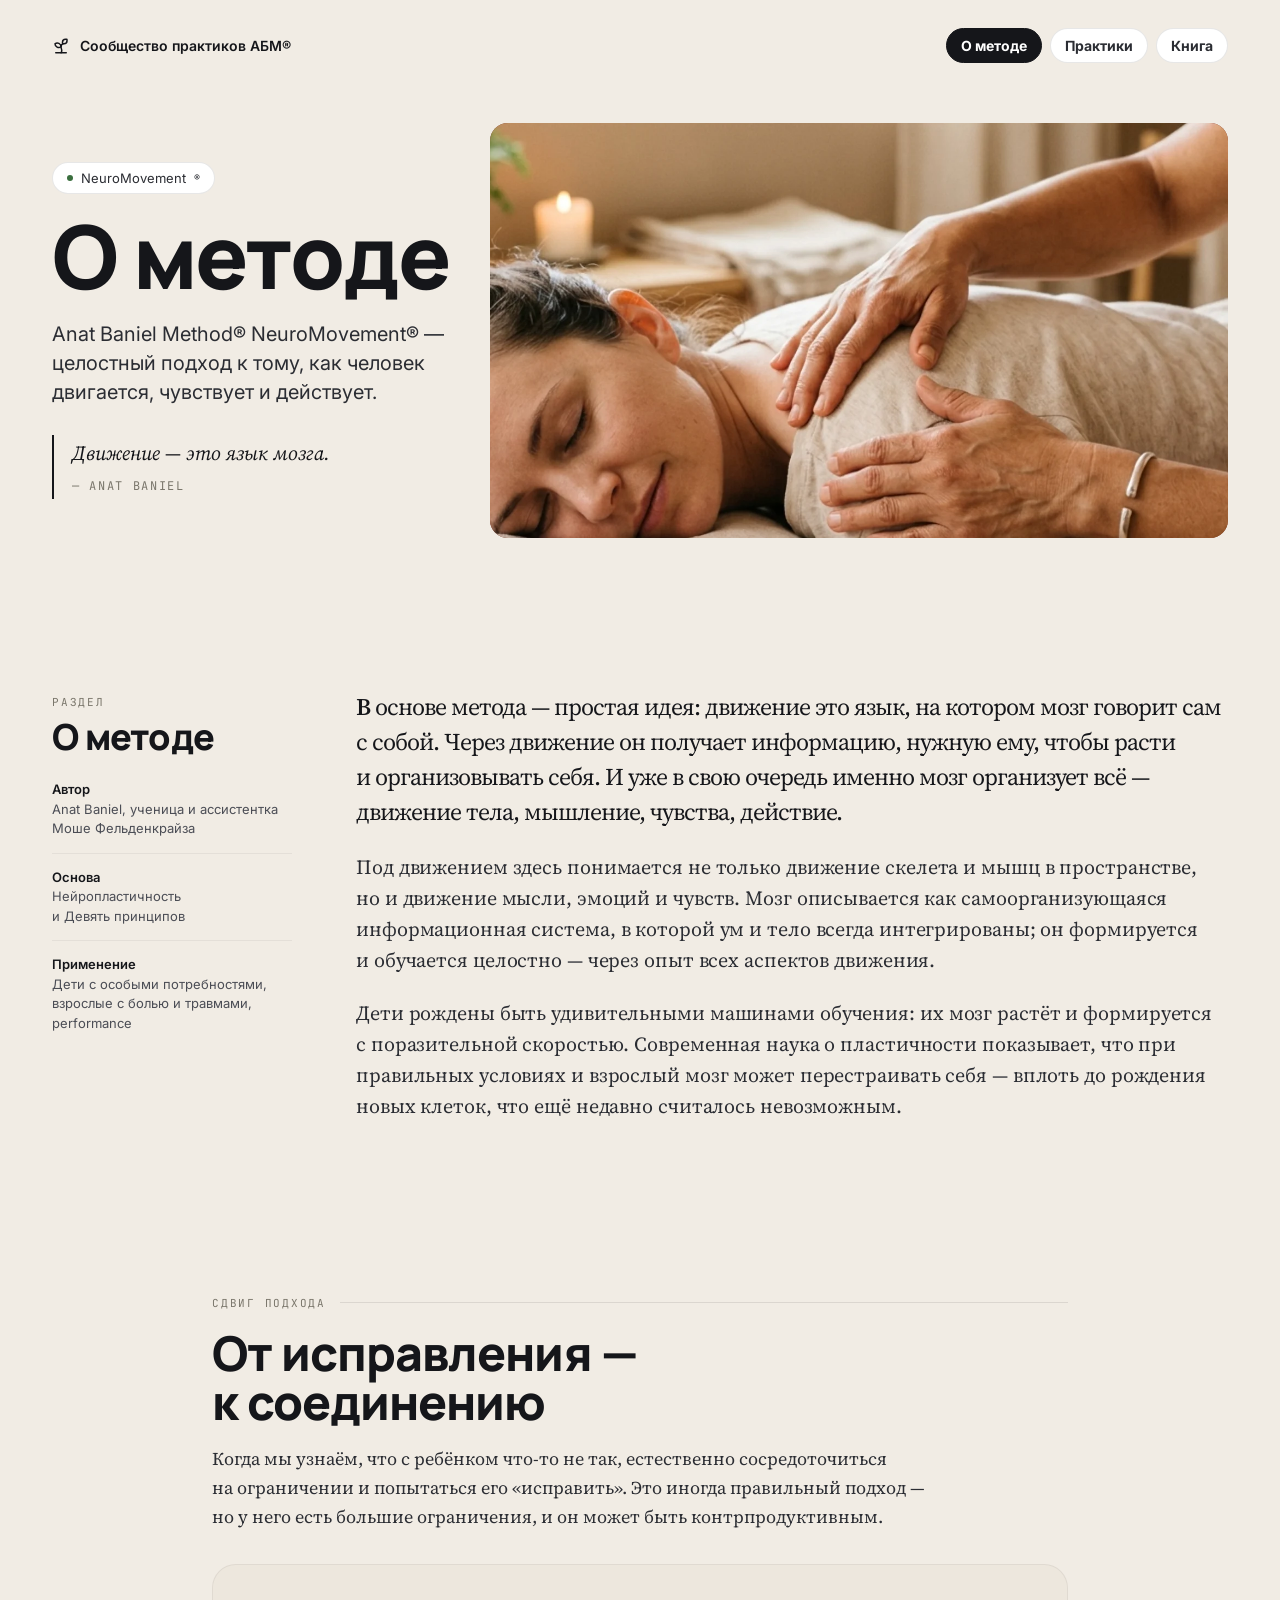
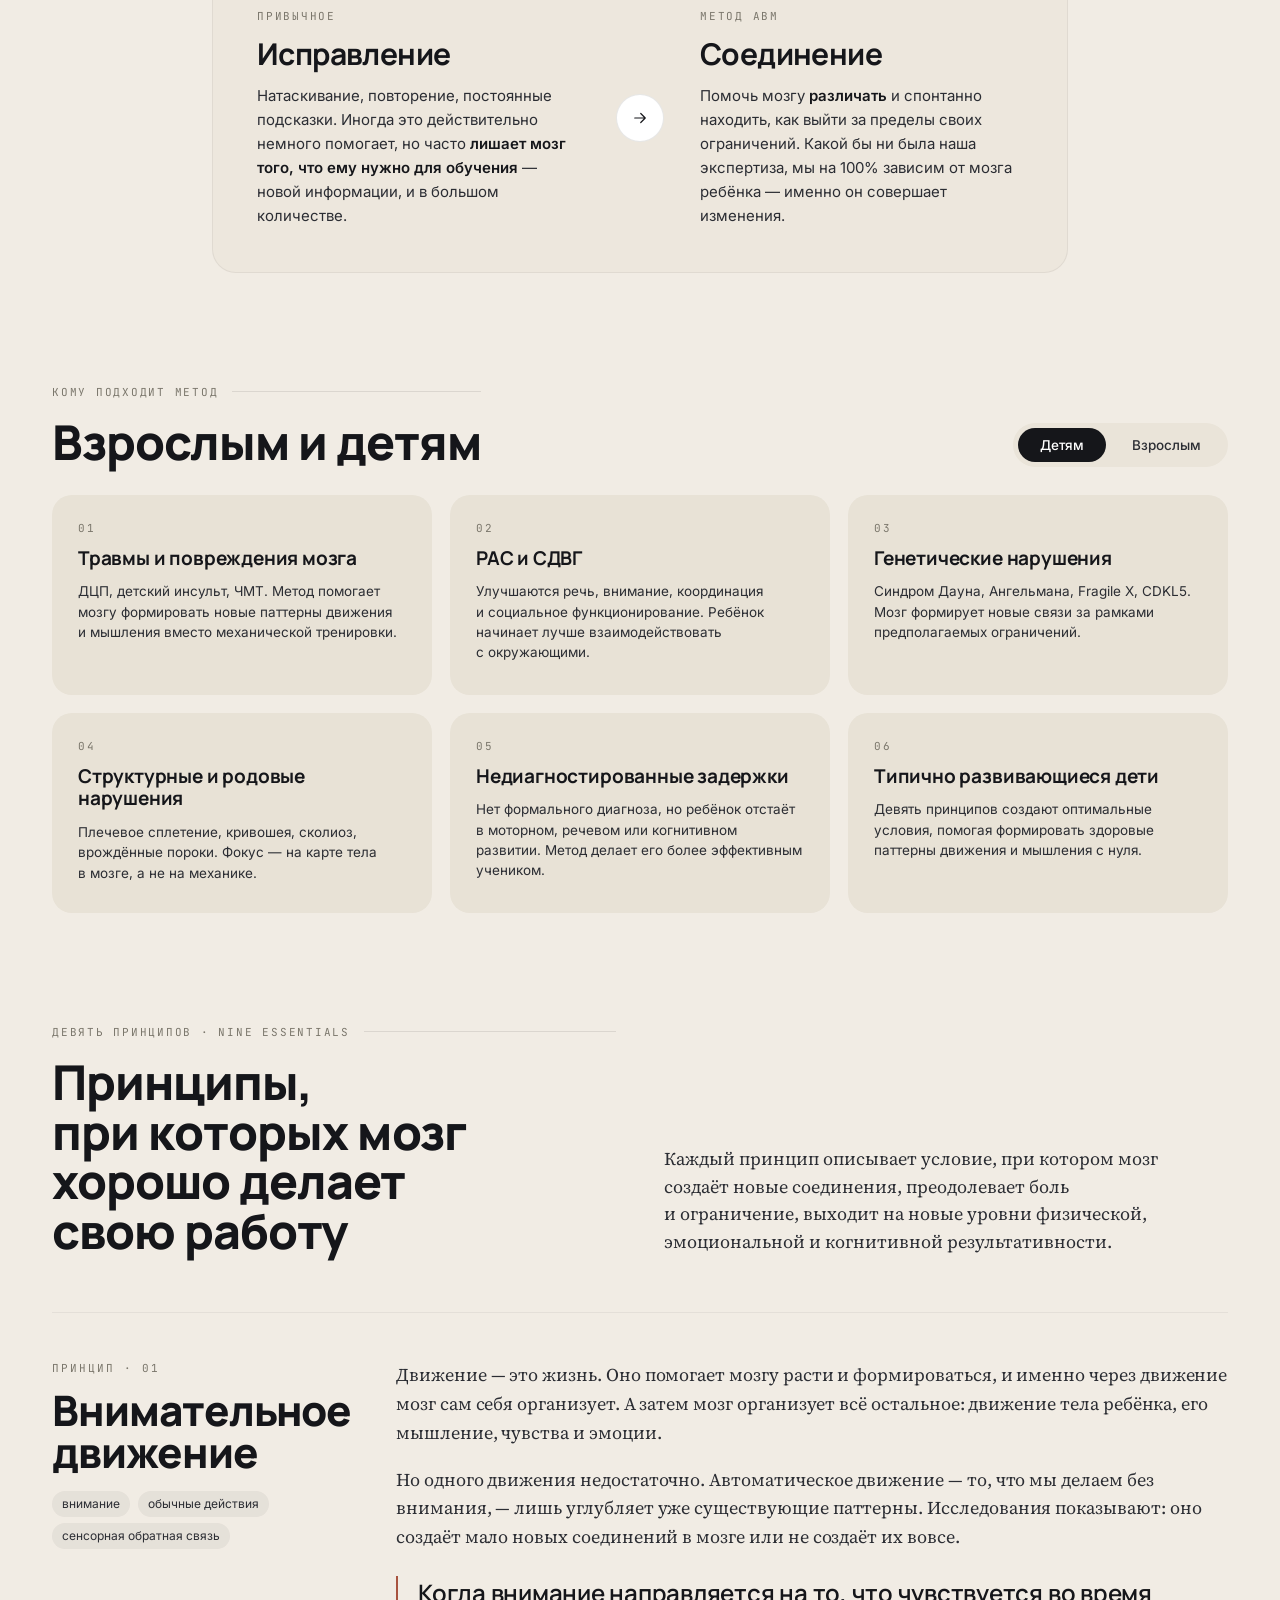
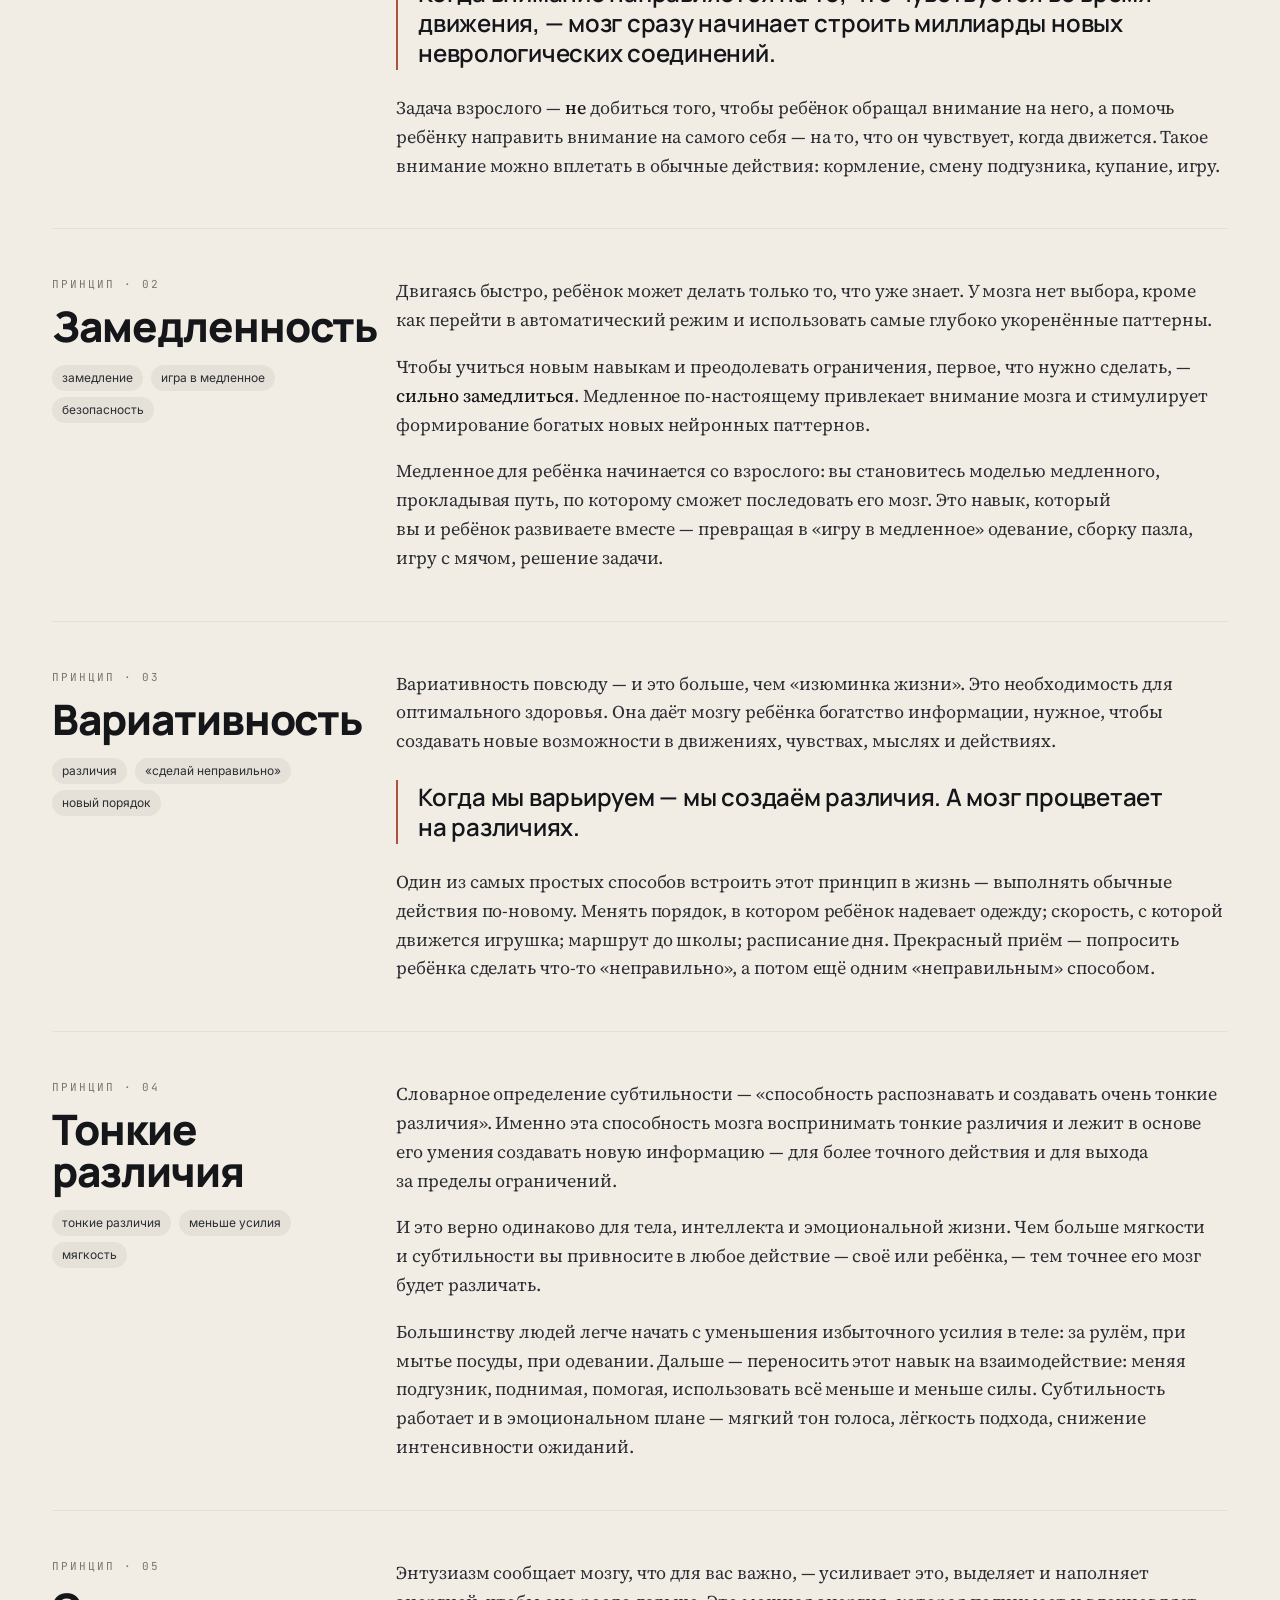
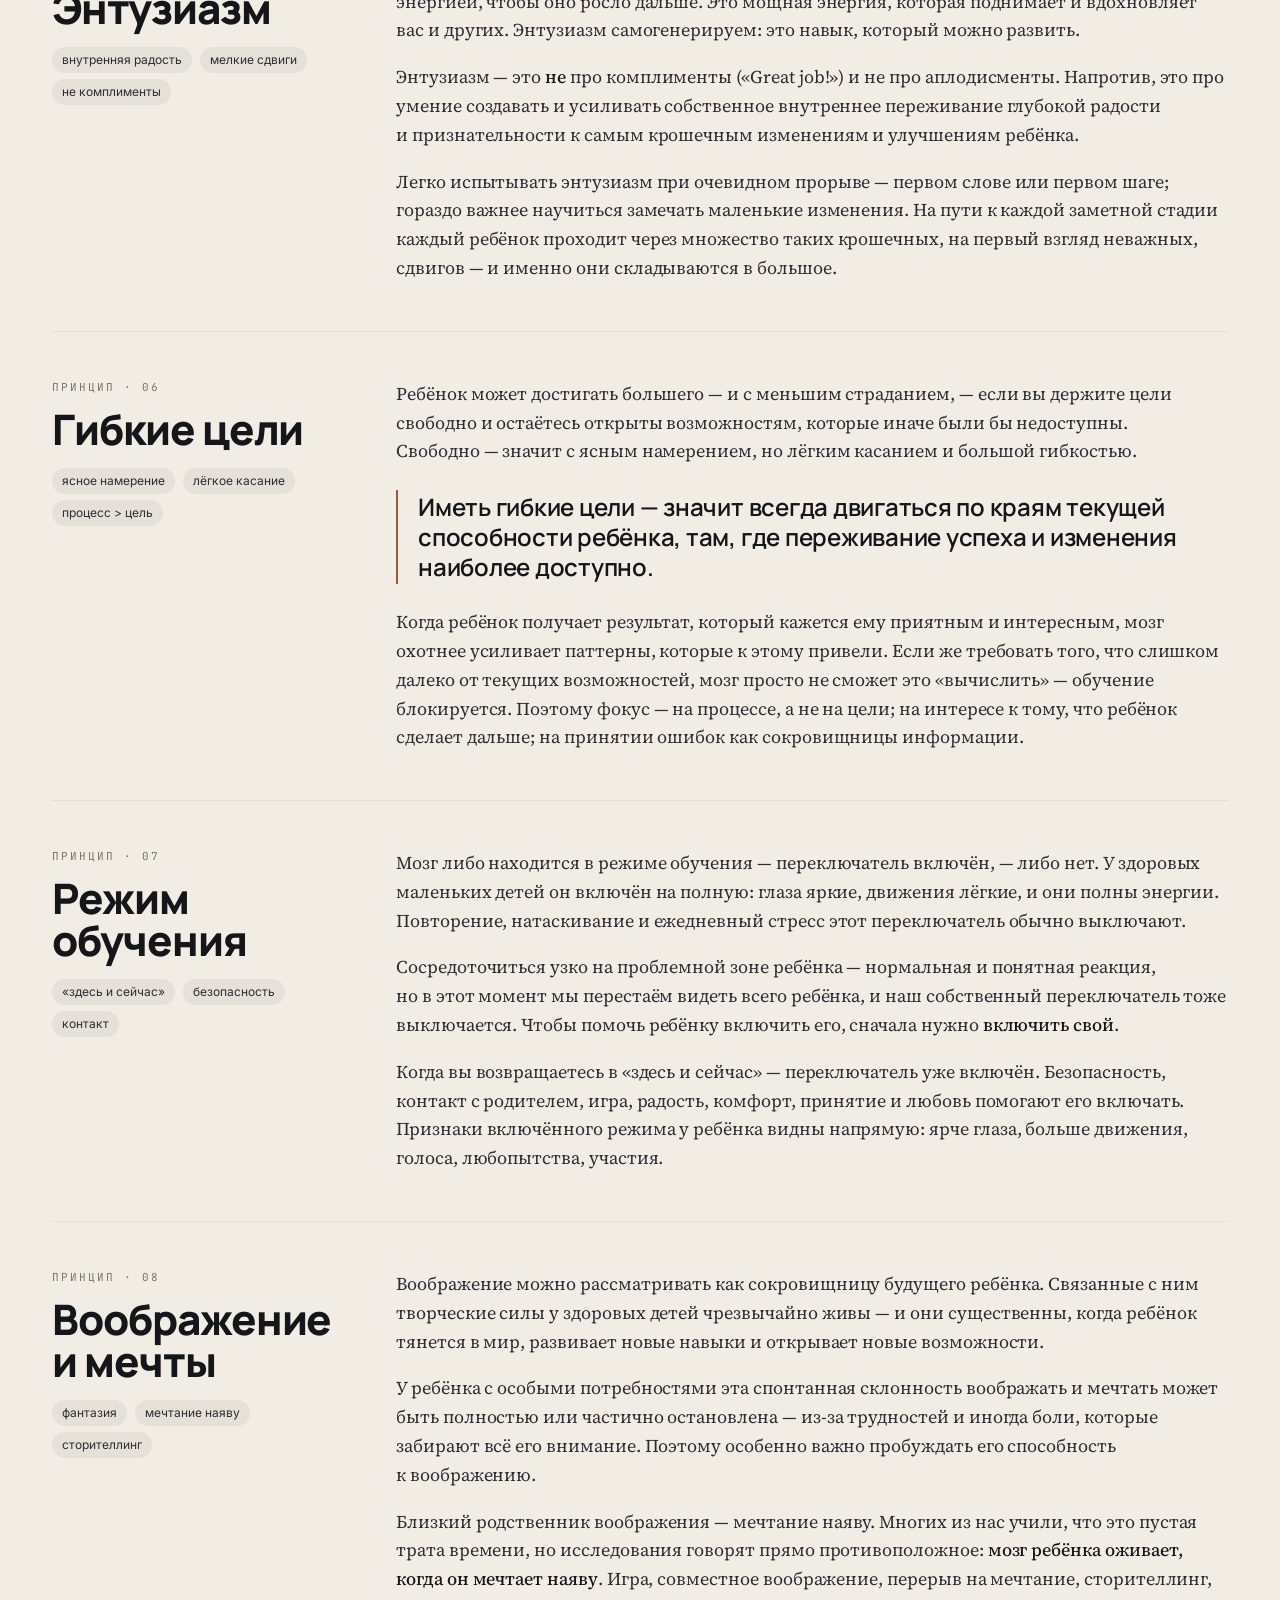
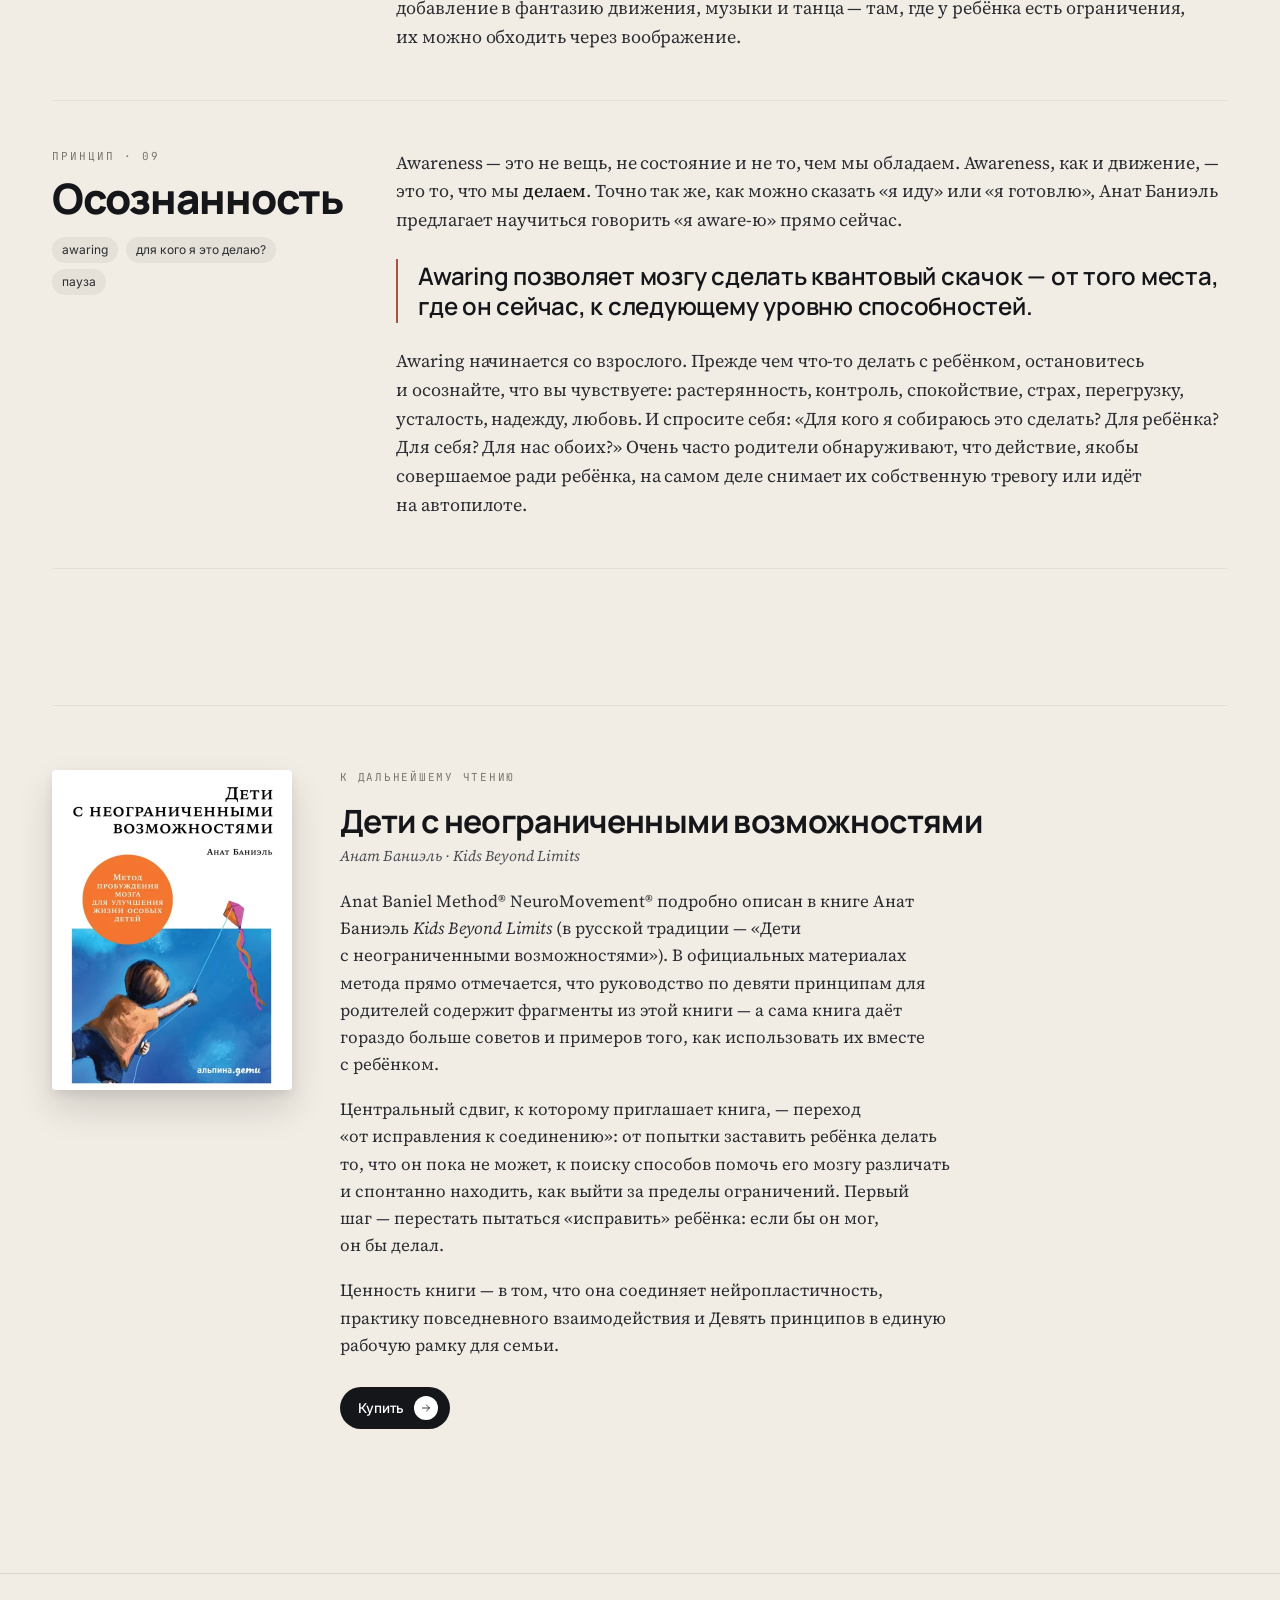
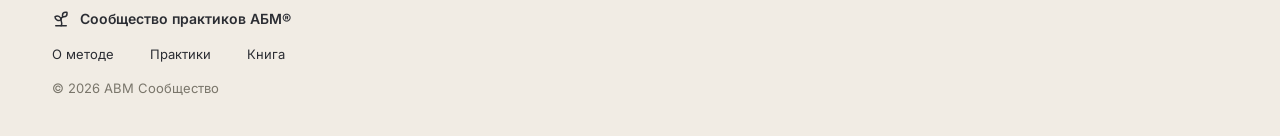
<file: about.html>
<!doctype html>
<html lang="ru">
<head>
<meta charset="utf-8" />
<meta name="viewport" content="width=device-width,initial-scale=1" />
<link rel="icon" href="favicon.svg" type="image/svg+xml" />
<link rel="icon" href="favicon-32.png" sizes="32x32" type="image/png" />
<link rel="apple-touch-icon" href="apple-touch-icon.png" />
<title>О методе — Сообщество практиков АБМ</title>
<link rel="preconnect" href="https://fonts.googleapis.com">
<link rel="preconnect" href="https://fonts.gstatic.com" crossorigin>
<link href="https://fonts.googleapis.com/css2?family=Manrope:wght@400;500;600;700;800&family=Inter:wght@400;500;600&family=JetBrains+Mono:wght@400;500&family=Source+Serif+4:ital,opsz,wght@0,8..60,400;0,8..60,500;1,8..60,400&display=swap" rel="stylesheet">
<style>
  :root{
    --bg:#F1ECE4;
    --bg-soft:#EDE7DD;
    --card:#E8E2D6;
    --card-2:#E1DAC9;
    --ink:#15161A;
    --ink-2:#2B2D33;
    --ink-3:#4B4D55;
    --muted:#7A766B;
    --line: rgba(21,22,26,.10);
    --line-2: rgba(21,22,26,.06);
    --pill:#FFFFFF;
    --clay:#A8533F;
  }
  *{box-sizing:border-box}
  html,body{margin:0;padding:0;background:var(--bg);color:var(--ink);font-family:'Inter',system-ui,sans-serif;-webkit-font-smoothing:antialiased}
  a{color:inherit;text-decoration:none}
  img{display:block;max-width:100%}
  .container{max-width:1240px;margin:0 auto;padding:0 32px}
  .container.narrow{max-width:920px}
  .display{font-family:'Manrope',sans-serif;font-weight:800;letter-spacing:-0.02em;line-height:0.98}
  .serif{font-family:'Source Serif 4', Georgia, serif}
  .eyebrow{font-family:'JetBrains Mono',monospace;font-size:11px;letter-spacing:0.16em;text-transform:uppercase;color:var(--muted)}

  /* HEADER */
  header.top{padding:28px 0;}
  .top-row{display:flex;align-items:center;justify-content:space-between;gap:24px}
  .brand{display:flex;align-items:center;gap:10px;font-weight:600;font-size:14px}
  .brand .leaf{width:18px;height:18px;display:inline-grid;place-items:center}
  nav.menu{display:flex;gap:8px;font-size:14px;color:var(--ink-2);flex-wrap:wrap}
  nav.menu a{padding:8px 14px;border:1px solid var(--line);border-radius:999px;background:#fff;font-weight:700;transition:background .15s,color .15s,border-color .15s}
  nav.menu a:hover{background:var(--bg-soft)}
  nav.menu a.active{background:#15161A;color:#fff;border-color:#15161A}

  /* PAGE HERO */
  .hero{padding:32px 0 80px}
  .crumbs{display:flex;align-items:center;gap:10px;font-size:12px;color:var(--muted);margin-bottom:36px}
  .crumbs .sep{opacity:.5}
  .hero-grid{display:grid;grid-template-columns:0.7fr 1.3fr;gap:40px;align-items:center}
  .hero h1{font-size:88px;margin:18px 0 22px;letter-spacing:-0.025em}
  .hero .sub{font-size:20px;line-height:1.45;color:var(--ink-2);max-width:520px;margin:0 0 28px}
  .hero .quote{font-family:'Source Serif 4',Georgia,serif;font-style:italic;font-size:20px;line-height:1.45;color:var(--ink);max-width:480px;border-left:2px solid var(--ink);padding:4px 0 4px 18px;margin:0}
  .hero .quote cite{display:block;margin-top:10px;font-style:normal;font-size:12px;letter-spacing:.14em;text-transform:uppercase;color:var(--muted);font-family:'JetBrains Mono',monospace}
  .hero-photo{aspect-ratio:16/9;background:#7E3A2A;border-radius:18px;overflow:hidden;position:relative}
  .hero-photo .ph-stripes{position:absolute;inset:0;background-image:repeating-linear-gradient(135deg,rgba(255,255,255,.04) 0 14px, rgba(0,0,0,.06) 14px 28px)}
  .hero-photo .ph-tag{position:absolute;left:18px;bottom:18px;font-family:'JetBrains Mono',monospace;font-size:10px;letter-spacing:.14em;text-transform:uppercase;color:rgba(255,255,255,.7);background:rgba(0,0,0,.3);padding:6px 9px;border-radius:6px}
  .hero-photo .ph-circle{position:absolute;right:24px;top:24px;font-family:'JetBrains Mono',monospace;font-size:10px;letter-spacing:.14em;text-transform:uppercase;color:rgba(255,255,255,.65);border:1px solid rgba(255,255,255,.4);padding:5px 9px;border-radius:999px}

  .pill{display:inline-flex;align-items:center;gap:8px;background:var(--pill);border:1px solid var(--line);padding:7px 14px;border-radius:999px;font-size:13px;color:var(--ink-2)}
  .pill .dot{width:6px;height:6px;border-radius:50%;background:#3a6e3e}

  /* BTN */
  .btn{display:inline-flex;align-items:center;gap:10px;background:#15161A;color:#fff;padding:9px 12px 9px 18px;border-radius:999px;font-size:13.5px;font-weight:500;border:0;cursor:pointer;font-family:inherit}
  .btn .arr{width:24px;height:24px;background:#fff;color:#15161A;border-radius:50%;display:grid;place-items:center}
  .btn.ghost{background:transparent;color:var(--ink);border:1px solid var(--line)}
  .btn.ghost .arr{background:#15161A;color:#fff}

  /* SECTION SHELL */
  section.block{padding:48px 0 64px}
  .sec-eyebrow{display:flex;align-items:center;gap:14px;color:var(--muted)}
  .sec-eyebrow .ln{flex:1;height:1px;background:var(--line)}
  .sec-title{font-family:'Manrope',sans-serif;font-weight:800;letter-spacing:-0.02em;line-height:1.04;font-size:48px;margin:18px 0 0;max-width:760px}

  /* О МЕТОДЕ — editorial */
  .about{display:grid;grid-template-columns:240px 1fr;gap:64px;align-items:start;padding:24px 0 40px}
  .about .side h2{font-family:'Manrope',sans-serif;font-weight:800;font-size:36px;letter-spacing:-0.02em;margin:8px 0 12px;line-height:1.05}
  .about .side .label{font-family:'JetBrains Mono',monospace;font-size:11px;letter-spacing:.16em;text-transform:uppercase;color:var(--muted)}
  .about .side .meta{margin-top:24px;font-size:13px;color:var(--ink-3);line-height:1.5}
  .about .side .meta div + div{margin-top:14px;padding-top:14px;border-top:1px solid var(--line-2)}
  .about .body p{font-family:'Source Serif 4',Georgia,serif;font-size:20px;line-height:1.55;color:var(--ink-2);margin:0 0 22px;letter-spacing:-0.005em}
  .about .body p strong{color:var(--ink);font-weight:500}
  .about .body p:first-child{font-size:24px;line-height:1.45;color:var(--ink)}
  .about .body p:first-child::first-letter{font-weight:600}

  /* FROM FIXING TO CONNECTING — softer */
  .ftc{display:grid;grid-template-columns:1fr auto 1fr;gap:0;align-items:stretch;background:var(--bg-soft);border-radius:24px;padding:8px;border:1px solid var(--line-2)}
  .ftc .col{padding:36px 36px;display:flex;flex-direction:column;gap:14px;justify-content:flex-start}
  .ftc .label{font-family:'JetBrains Mono',monospace;font-size:11px;letter-spacing:.16em;text-transform:uppercase;color:var(--muted)}
  .ftc h3{font-family:'Manrope',sans-serif;font-weight:700;font-size:30px;letter-spacing:-0.02em;line-height:1.1;margin:0}
  .ftc p{font-size:15px;line-height:1.6;color:var(--ink-2);margin:0}
  .ftc .col p strong{color:var(--ink);font-weight:600}
  .ftc .arrow{align-self:center;width:48px;height:48px;border-radius:50%;background:#fff;color:#15161A;display:grid;place-items:center;border:1px solid var(--line)}
  .ftc .col.b{position:relative}

  /* WHO IS IT FOR */
  .who-head{display:flex;justify-content:space-between;align-items:flex-end;gap:32px;margin-bottom:28px;flex-wrap:wrap}
  .who-tabs{display:inline-flex;background:#EAE4D9;border-radius:999px;padding:5px;gap:4px}
  .who-tabs button{font-family:inherit;font-size:13.5px;font-weight:500;padding:9px 22px;border-radius:999px;border:0;background:transparent;color:var(--ink-2);cursor:pointer}
  .who-tabs button.on{background:#15161A;color:#fff}
  .who-grid{display:grid;grid-template-columns:repeat(3,1fr);gap:18px}
  .who-card{background:var(--card);border-radius:20px;padding:26px;display:flex;flex-direction:column;gap:12px;min-height:200px}
  .who-card .num{font-family:'JetBrains Mono',monospace;font-size:11px;color:var(--muted);letter-spacing:.16em}
  .who-card h4{font-family:'Manrope',sans-serif;font-weight:700;font-size:19px;letter-spacing:-0.01em;margin:0;line-height:1.2}
  .who-card p{font-size:13.5px;line-height:1.5;color:var(--ink-2);margin:0}

  /* NINE — editorial long-form */
  .nine-head{display:grid;grid-template-columns:1fr 1fr;gap:48px;align-items:end;margin-bottom:56px}
  .nine-head p{font-family:'Source Serif 4',Georgia,serif;font-size:18px;line-height:1.55;color:var(--ink-2);margin:0;max-width:520px}

  .essential{display:grid;grid-template-columns:280px 1fr;gap:64px;padding:48px 0;border-top:1px solid var(--line-2);align-items:start}
  .essential:last-child{border-bottom:1px solid var(--line-2)}
  .essential .anchor{position:sticky;top:24px}
  .essential .num{font-family:'JetBrains Mono',monospace;font-size:11px;letter-spacing:.18em;color:var(--muted);text-transform:uppercase}
  .essential .ttl{font-family:'Manrope',sans-serif;font-weight:800;font-size:42px;letter-spacing:-0.025em;line-height:1.0;margin:14px 0 18px;color:var(--ink)}
  .essential .kw{font-size:13px;color:var(--ink-3);line-height:1.5}
  .essential .kw .chip{display:inline-block;font-size:12px;color:var(--ink-2);background:rgba(21,22,26,.05);padding:4px 10px;border-radius:999px;margin:0 4px 6px 0}
  .essential .body p{font-family:'Source Serif 4',Georgia,serif;font-size:18px;line-height:1.6;color:var(--ink-2);margin:0 0 18px;letter-spacing:-0.003em}
  .essential .body p strong{color:var(--ink);font-weight:500}
  .essential .body p:last-child{margin-bottom:0}

  /* alternating subtle backgrounds for rhythm */
  .essential.even{background:linear-gradient(0deg,transparent,transparent)}
  .essential .body .pull{font-family:'Manrope',sans-serif;font-style:normal;font-weight:600;font-size:24px;line-height:1.25;letter-spacing:-0.01em;color:var(--ink);border-left:2px solid var(--clay);padding:2px 0 2px 20px;margin:24px 0}

  /* BOOK — calm */
  .book{display:grid;grid-template-columns:240px 1fr;grid-template-areas:"cover label" "cover body";gap:6px 48px;align-items:start;padding:64px 0 32px;border-top:1px solid var(--line-2);margin-top:24px}
  .book .book-cover-col{grid-area:cover}
  .book > .label{grid-area:label}
  .book .body{grid-area:body}
  .book .cover-wrap{aspect-ratio:3/4;border-radius:4px;box-shadow:0 18px 36px rgba(0,0,0,.14), 0 4px 12px rgba(0,0,0,.08);position:relative;overflow:hidden}
  .book .cover-wrap img{display:block;width:100%;height:100%;object-fit:cover}
  .book .label{font-family:'JetBrains Mono',monospace;font-size:11px;letter-spacing:.16em;text-transform:uppercase;color:var(--muted)}
  .book .body h2{font-family:'Manrope',sans-serif;font-weight:700;font-size:32px;letter-spacing:-0.02em;line-height:1.1;margin:14px 0 6px}
  .book .body .author{font-family:'Source Serif 4',Georgia,serif;font-style:italic;font-size:15px;color:var(--ink-3);margin-bottom:22px}
  .book .body p{font-family:'Source Serif 4',Georgia,serif;font-size:17px;line-height:1.6;color:var(--ink-2);margin:0 0 18px;max-width:620px}

  /* FOOTER */
  footer{padding:36px 0 40px;border-top:1px solid var(--line);margin-top:48px}
  footer .row{display:flex;flex-direction:column;align-items:flex-start;gap:18px;font-size:13px;color:var(--ink-2)}
  footer nav{display:flex;gap:24px 36px;flex-wrap:wrap}
  footer .copy{color:var(--muted)}

  svg{display:block}

  @media (max-width: 720px){
    .top-row{flex-direction:column;align-items:flex-start;gap:14px}
    nav.menu{gap:8px}
  }

  @media (max-width: 1080px){
    .hero-grid{grid-template-columns:1fr;gap:32px}
    .hero h1{font-size:60px}
    .about{grid-template-columns:1fr;gap:24px}
    .ftc{grid-template-columns:1fr;gap:8px}
    .ftc .arrow{transform:rotate(90deg);margin:4px 0}
    .who-grid{grid-template-columns:repeat(2,1fr)}
    .nine-head{grid-template-columns:1fr;gap:24px}
    .essential{grid-template-columns:1fr;gap:18px;padding:36px 0}
    .essential .anchor{position:static}
    .book{grid-template-columns:160px 1fr;gap:6px 24px}
    .sec-title{font-size:36px}
  }
  @media (max-width: 720px){
    .container{padding:0 20px}
    .hero{padding:16px 0 40px}
    .hero h1{font-size:44px}
    .hero .sub{font-size:16px}
    .hero .quote{font-size:17px;padding:4px 0 4px 14px}
    .hero-photo{aspect-ratio:16/10}
    .crumbs{margin-bottom:20px}
    .sec-title{font-size:26px}
    .about .body p{font-size:16px;margin-bottom:16px}
    .about .body p:first-child{font-size:18px;line-height:1.45}
    .ftc{padding:6px;border-radius:18px}
    .ftc .col{padding:22px}
    .ftc h3{font-size:22px}
    .ftc p{font-size:14px}
    .who-grid{grid-template-columns:1fr;gap:12px}
    .who-card{min-height:auto;padding:22px}
    .who-card h4{font-size:18px}
    .who-tabs button{font-size:13px;padding:8px 18px}
    .essential{padding:28px 0;gap:14px}
    .essential .ttl{font-size:30px;margin:10px 0 14px}
    .essential .body p{font-size:16px;margin-bottom:14px}
    .essential .body .pull{font-size:19px;margin:18px 0;padding-left:16px}
    .book{grid-template-columns:1fr;grid-template-areas:"label" "cover" "body";gap:14px}
    .book .book-cover-col{max-width:240px}
    .book .body h2{font-size:24px}
    .book .body p{font-size:15px}
  }
</style>
<!-- Yandex.Metrika counter -->
<script type="text/javascript">
    (function(m,e,t,r,i,k,a){
        m[i]=m[i]||function(){(m[i].a=m[i].a||[]).push(arguments)};
        m[i].l=1*new Date();
        for (var j = 0; j < document.scripts.length; j++) {if (document.scripts[j].src === r) { return; }}
        k=e.createElement(t),a=e.getElementsByTagName(t)[0],k.async=1,k.src=r,a.parentNode.insertBefore(k,a)
    })(window, document,'script','https://mc.yandex.ru/metrika/tag.js?id=110566264', 'ym');

    ym(110566264, 'init', {ssr:true, webvisor:true, clickmap:true, ecommerce:"dataLayer", referrer: document.referrer, url: location.href, accurateTrackBounce:true, trackLinks:true});
</script>
<noscript><div><img src="https://mc.yandex.ru/watch/110566264" style="position:absolute; left:-9999px;" alt="" /></div></noscript>
<!-- /Yandex.Metrika counter -->
</head>
<body>

<header class="top">
  <div class="container top-row">
    <a class="brand" href="index.html">
      <span class="leaf" aria-hidden="true">
        <svg xmlns="http://www.w3.org/2000/svg" viewBox="0 0 24 24" fill="none" stroke="currentColor" stroke-width="2" stroke-linecap="round" stroke-linejoin="round" width="18" height="18"><path d="M14 9.536V7a4 4 0 0 1 4-4h1.5a.5.5 0 0 1 .5.5V5a4 4 0 0 1-4 4 4 4 0 0 0-4 4c0 2 1 3 1 5a5 5 0 0 1-1 3"/><path d="M4 9a5 5 0 0 1 8 4 5 5 0 0 1-8-4"/><path d="M5 21h14"/></svg>
      </span>
      Сообщество практиков АБМ®
    </a>
    <nav class="menu">
      <a href="about.html" class="active">О методе</a>
      <a href="index.html#search">Практики</a>
      <a href="index.html#book">Книга</a>
    </nav>
  </div>
</header>

<!-- HERO -->
<section class="hero">
  <div class="container">
    <!-- <div class="crumbs">
      <a href="index.html">Главная</a><span class="sep">/</span><span>О методе</span>
    </div> -->

    <div class="hero-grid">
      <div>
        <span class="pill"><span class="dot"></span>NeuroMovement<sup style="font-size:9px">®</sup></span>
        <h1 class="display">О&nbsp;методе</h1>
        <p class="sub">Anat Baniel Method® NeuroMovement®&nbsp;— целостный подход к&nbsp;тому, как человек двигается, чувствует и&nbsp;действует.</p>
        <p class="quote">Движение&nbsp;— это язык мозга.<cite>— Anat Baniel</cite></p>
      </div>
      <div class="hero-photo" aria-label="Сессия ABM NeuroMovement">
        <img src="images/JzdzL.webp" alt="Сессия ABM NeuroMovement" style="position:absolute;inset:0;width:100%;height:100%;object-fit:cover;object-position:center">
      </div>
    </div>
  </div>
</section>

<!-- О МЕТОДЕ — editorial -->
<section class="block">
  <div class="container">
    <div class="about">
      <aside class="side">
        <span class="label">Раздел</span>
        <h2>О&nbsp;методе</h2>
        <div class="meta">
          <div><strong style="color:var(--ink);font-weight:600">Автор</strong><br/>Anat Baniel, ученица&nbsp;и&nbsp;ассистентка Моше Фельденкрайза</div>
          <div><strong style="color:var(--ink);font-weight:600">Основа</strong><br/>Нейропластичность<br/>и&nbsp;Девять&nbsp;принципов</div>
          <div><strong style="color:var(--ink);font-weight:600">Применение</strong><br/>Дети с&nbsp;особыми потребностями, взрослые с&nbsp;болью и&nbsp;травмами, performance</div>
        </div>
      </aside>
      <div class="body">
        <p style="letter-spacing: -1px">В&nbsp;основе метода&nbsp;— простая идея: движение&nbsp;это язык, на&nbsp;котором мозг говорит сам с&nbsp;собой. Через движение он&nbsp;получает информацию, нужную ему, чтобы расти и&nbsp;организовывать себя. И&nbsp;уже в&nbsp;свою очередь именно мозг организует всё&nbsp;— движение тела, мышление, чувства, действие.</p>
        <p>Под движением здесь понимается не&nbsp;только движение скелета и&nbsp;мышц в&nbsp;пространстве, но&nbsp;и&nbsp;движение мысли, эмоций и&nbsp;чувств. Мозг описывается как самоорганизующаяся информационная система, в&nbsp;которой ум и&nbsp;тело всегда интегрированы; он&nbsp;формируется и&nbsp;обучается целостно&nbsp;— через опыт всех аспектов движения.</p>
        <p>Дети рождены быть удивительными машинами обучения: их&nbsp;мозг растёт и&nbsp;формируется с&nbsp;поразительной скоростью. Современная наука о&nbsp;пластичности показывает, что при правильных условиях и&nbsp;взрослый мозг может перестраивать себя&nbsp;— вплоть до&nbsp;рождения новых клеток, что ещё недавно считалось невозможным.</p>
      </div>
    </div>
  </div>
</section>

<!-- FROM FIXING TO CONNECTING — softer -->
<section class="block">
  <div class="container narrow">
    <div class="sec-eyebrow"><span class="eyebrow">Сдвиг подхода</span><span class="ln"></span></div>
    <h2 class="sec-title">От&nbsp;исправления&nbsp;— к&nbsp;соединению</h2>
    <p style="font-family:'Source Serif 4',Georgia,serif;font-size:18px;line-height:1.6;color:var(--ink-2);max-width:720px;margin:18px 0 32px">Когда мы&nbsp;узнаём, что с&nbsp;ребёнком что-то не&nbsp;так, естественно сосредоточиться на&nbsp;ограничении и&nbsp;попытаться его «исправить». Это иногда правильный подход&nbsp;— но&nbsp;у&nbsp;него есть большие ограничения, и&nbsp;он&nbsp;может быть контрпродуктивным.</p>

    <div class="ftc">
      <div class="col a">
        <span class="label">Привычное</span>
        <h3>Исправление</h3>
        <p>Натаскивание, повторение, постоянные подсказки. Иногда это действительно немного помогает, но&nbsp;часто <strong>лишает мозг того, что ему нужно для обучения</strong>&nbsp;— новой информации, и&nbsp;в&nbsp;большом количестве.</p>
      </div>
      <div class="arrow" aria-hidden="true">
        <svg width="18" height="18" viewBox="0 0 24 24" fill="none"><path d="M5 12h14M13 6l6 6-6 6" stroke="currentColor" stroke-width="1.6" stroke-linecap="round" stroke-linejoin="round"/></svg>
      </div>
      <div class="col b">
        <span class="label">Метод ABM</span>
        <h3>Соединение</h3>
        <p>Помочь мозгу <strong>различать</strong> и&nbsp;спонтанно находить, как выйти за&nbsp;пределы своих ограничений. Какой&nbsp;бы ни&nbsp;была наша экспертиза, мы&nbsp;на&nbsp;100% зависим от&nbsp;мозга ребёнка&nbsp;— именно он&nbsp;совершает изменения.</p>
      </div>
    </div>
  </div>
</section>

<!-- WHO IS IT FOR -->
<section class="block" id="who">
  <div class="container">
    <div class="who-head">
      <div>
        <div class="sec-eyebrow"><span class="eyebrow">Кому подходит метод</span><span class="ln"></span></div>
        <h2 class="sec-title">Взрослым и&nbsp;детям</h2>
      </div>
      <div class="who-tabs" role="tablist" aria-label="Аудитория">
        <button class="on" data-tab="kids">Детям</button>
        <button data-tab="adults">Взрослым</button>
      </div>
    </div>

    <div class="who-grid" id="grid-kids">
      <div class="who-card"><span class="num">01</span><h4>Травмы и&nbsp;повреждения мозга</h4><p>ДЦП, детский инсульт, ЧМТ. Метод помогает мозгу формировать новые паттерны движения и&nbsp;мышления вместо механической тренировки.</p></div>
      <div class="who-card"><span class="num">02</span><h4>РАС и&nbsp;СДВГ</h4><p>Улучшаются речь, внимание, координация и&nbsp;социальное функционирование. Ребёнок начинает лучше взаимодействовать с&nbsp;окружающими.</p></div>
      <div class="who-card"><span class="num">03</span><h4>Генетические нарушения</h4><p>Синдром Дауна, Ангельмана, Fragile&nbsp;X, CDKL5. Мозг формирует новые связи за&nbsp;рамками предполагаемых ограничений.</p></div>
      <div class="who-card"><span class="num">04</span><h4>Структурные и&nbsp;родовые нарушения</h4><p>Плечевое сплетение, кривошея, сколиоз, врождённые пороки. Фокус&nbsp;— на&nbsp;карте тела в&nbsp;мозге, а&nbsp;не&nbsp;на&nbsp;механике.</p></div>
      <div class="who-card"><span class="num">05</span><h4>Недиагностированные задержки</h4><p>Нет формального диагноза, но&nbsp;ребёнок отстаёт в&nbsp;моторном, речевом или когнитивном развитии. Метод делает его более эффективным учеником.</p></div>
      <div class="who-card"><span class="num">06</span><h4>Типично развивающиеся дети</h4><p>Девять&nbsp;принципов создают оптимальные условия, помогая формировать здоровые паттерны движения и&nbsp;мышления с&nbsp;нуля.</p></div>
    </div>

    <div class="who-grid" id="grid-adults" style="display:none">
      <div class="who-card"><span class="num">01</span><h4>Хроническая боль</h4><p>Спина, шея, плечи, суставы, артрит, туннельный синдром запястья. Мозг формирует новые паттерны, свободные от&nbsp;боли.</p></div>
      <div class="who-card"><span class="num">02</span><h4>Восстановление после инсульта</h4><p>Вместо механического повторения утраченных навыков&nbsp;— новая сенсорная информация и&nbsp;альтернативные двигательные решения.</p></div>
      <div class="who-card"><span class="num">03</span><h4>Возрастные ограничения</h4><p>Ухудшение баланса, подвижности, когнитивных функций. Метод использует нейропластичность, чтобы обращать возрастные изменения.</p></div>
      <div class="who-card"><span class="num">04</span><h4>Высокая результативность</h4><p>Спортсмены, музыканты, танцоры. Преодоление боли и&nbsp;травм, выход на&nbsp;новый уровень физической и&nbsp;творческой производительности.</p></div>
      <div class="who-card"><span class="num">05</span><h4>Общий фитнес и&nbsp;благополучие</h4><p>Улучшение осанки, дыхания, гибкости и&nbsp;координации&nbsp;— особенно для тех, кто много работает за&nbsp;столом.</p></div>
      <div class="who-card"><span class="num">06</span><h4>Здоровое старение</h4><p>Поддержка ясности мышления и&nbsp;уверенности в&nbsp;теле&nbsp;— через мягкое движение и&nbsp;внимательность.</p></div>
    </div>
  </div>
</section>

<!-- NINE ESSENTIALS — editorial long-form -->
<section class="block">
  <div class="container">
    <div class="nine-head">
      <div>
        <div class="sec-eyebrow"><span class="eyebrow">Девять принципов · Nine Essentials</span><span class="ln"></span></div>
        <h2 class="sec-title">Принципы,<br/>при которых мозг<br/>хорошо делает свою&nbsp;работу</h2>
      </div>
      <p>Каждый принцип описывает условие, при котором мозг создаёт новые соединения, преодолевает боль и&nbsp;ограничение, выходит на&nbsp;новые уровни физической, эмоциональной и&nbsp;когнитивной результативности.</p>
    </div>

    <!-- 01 -->
    <article class="essential" id="e01">
      <header class="anchor">
        <div class="num">Принцип · 01</div>
        <h3 class="ttl">Внимательное<br/>движение</h3>
        <div class="kw">
          <span class="chip">внимание</span>
          <span class="chip">обычные действия</span>
          <span class="chip">сенсорная обратная связь</span>
        </div>
      </header>
      <div class="body">
        <p>Движение&nbsp;— это жизнь. Оно помогает мозгу расти и&nbsp;формироваться, и&nbsp;именно через движение мозг сам себя организует. А&nbsp;затем мозг организует всё остальное: движение тела ребёнка, его мышление, чувства и&nbsp;эмоции.</p>
        <p>Но&nbsp;одного движения недостаточно. Автоматическое движение&nbsp;— то, что мы&nbsp;делаем без внимания,&nbsp;— лишь углубляет уже существующие паттерны. Исследования показывают: оно создаёт мало новых соединений в&nbsp;мозге или не&nbsp;создаёт их&nbsp;вовсе.</p>
        <p class="pull">Когда внимание направляется на&nbsp;то, что чувствуется во&nbsp;время движения,&nbsp;— мозг сразу начинает строить миллиарды новых неврологических соединений.</p>
        <p>Задача взрослого&nbsp;— <strong>не</strong> добиться того, чтобы ребёнок обращал внимание на&nbsp;него, а&nbsp;помочь ребёнку направить внимание на&nbsp;самого себя&nbsp;— на&nbsp;то, что он&nbsp;чувствует, когда движется. Такое внимание можно вплетать в&nbsp;обычные действия: кормление, смену подгузника, купание, игру.</p>
      </div>
    </article>

    <!-- 02 -->
    <article class="essential" id="e02">
      <header class="anchor">
        <div class="num">Принцип · 02</div>
        <h3 class="ttl">Замедленность</h3>
        <div class="kw">
          <span class="chip">замедление</span>
          <span class="chip">игра в&nbsp;медленное</span>
          <span class="chip">безопасность</span>
        </div>
      </header>
      <div class="body">
        <p>Двигаясь быстро, ребёнок может делать только то, что уже знает. У&nbsp;мозга нет выбора, кроме как перейти в&nbsp;автоматический режим и&nbsp;использовать самые глубоко укоренённые паттерны.</p>
        <p>Чтобы учиться новым навыкам и&nbsp;преодолевать ограничения, первое, что нужно сделать,&nbsp;— <strong>сильно замедлиться</strong>. Медленное по-настоящему привлекает внимание мозга и&nbsp;стимулирует формирование богатых новых нейронных паттернов.</p>
        <p>Медленное для ребёнка начинается со&nbsp;взрослого: вы&nbsp;становитесь моделью медленного, прокладывая путь, по&nbsp;которому сможет последовать его мозг. Это навык, который вы&nbsp;и&nbsp;ребёнок развиваете вместе&nbsp;— превращая в&nbsp;«игру в&nbsp;медленное» одевание, сборку пазла, игру с&nbsp;мячом, решение задачи.</p>
      </div>
    </article>

    <!-- 03 -->
    <article class="essential" id="e03">
      <header class="anchor">
        <div class="num">Принцип · 03</div>
        <h3 class="ttl">Вариативность</h3>
        <div class="kw">
          <span class="chip">различия</span>
          <span class="chip">«сделай неправильно»</span>
          <span class="chip">новый порядок</span>
        </div>
      </header>
      <div class="body">
        <p>Вариативность повсюду&nbsp;— и&nbsp;это больше, чем «изюминка жизни». Это необходимость для оптимального здоровья. Она даёт мозгу ребёнка богатство информации, нужное, чтобы создавать новые возможности в&nbsp;движениях, чувствах, мыслях и&nbsp;действиях.</p>
        <p class="pull">Когда мы&nbsp;варьируем&nbsp;— мы&nbsp;создаём различия. А&nbsp;мозг процветает на&nbsp;различиях.</p>
        <p>Один из&nbsp;самых простых способов встроить этот принцип в&nbsp;жизнь&nbsp;— выполнять обычные действия по-новому. Менять порядок, в&nbsp;котором ребёнок надевает одежду; скорость, с&nbsp;которой движется игрушка; маршрут до&nbsp;школы; расписание дня. Прекрасный приём&nbsp;— попросить ребёнка сделать что-то «неправильно», а&nbsp;потом ещё одним «неправильным» способом.</p>
      </div>
    </article>

    <!-- 04 -->
    <article class="essential" id="e04">
      <header class="anchor">
        <div class="num">Принцип · 04</div>
        <h3 class="ttl">Тонкие различия</h3>
        <div class="kw">
          <span class="chip">тонкие различия</span>
          <span class="chip">меньше усилия</span>
          <span class="chip">мягкость</span>
        </div>
      </header>
      <div class="body">
        <p>Словарное определение субтильности&nbsp;— «способность распознавать и&nbsp;создавать очень тонкие различия». Именно эта способность мозга воспринимать тонкие различия и&nbsp;лежит в&nbsp;основе его умения создавать новую информацию&nbsp;— для более точного действия и&nbsp;для выхода за&nbsp;пределы ограничений.</p>
        <p>И&nbsp;это верно одинаково для тела, интеллекта и&nbsp;эмоциональной жизни. Чем больше мягкости и&nbsp;субтильности вы&nbsp;привносите в&nbsp;любое действие&nbsp;— своё или ребёнка,&nbsp;— тем точнее его мозг будет различать.</p>
        <p>Большинству людей легче начать с&nbsp;уменьшения избыточного усилия в&nbsp;теле: за&nbsp;рулём, при мытье посуды, при одевании. Дальше&nbsp;— переносить этот навык на&nbsp;взаимодействие: меняя подгузник, поднимая, помогая, использовать всё меньше и&nbsp;меньше силы. Субтильность работает и&nbsp;в&nbsp;эмоциональном плане&nbsp;— мягкий тон голоса, лёгкость подхода, снижение интенсивности ожиданий.</p>
      </div>
    </article>

    <!-- 05 -->
    <article class="essential" id="e05">
      <header class="anchor">
        <div class="num">Принцип · 05</div>
        <h3 class="ttl">Энтузиазм</h3>
        <div class="kw">
          <span class="chip">внутренняя радость</span>
          <span class="chip">мелкие сдвиги</span>
          <span class="chip">не&nbsp;комплименты</span>
        </div>
      </header>
      <div class="body">
        <p>Энтузиазм сообщает мозгу, что для вас важно,&nbsp;— усиливает это, выделяет и&nbsp;наполняет энергией, чтобы оно росло дальше. Это мощная энергия, которая поднимает и&nbsp;вдохновляет вас и&nbsp;других. Энтузиазм самогенерируем: это навык, который можно развить.</p>
        <p>Энтузиазм&nbsp;— это <strong>не</strong> про комплименты («Great job!») и&nbsp;не&nbsp;про аплодисменты. Напротив, это про умение создавать и&nbsp;усиливать собственное внутреннее переживание глубокой радости и&nbsp;признательности к&nbsp;самым крошечным изменениям и&nbsp;улучшениям ребёнка.</p>
        <p>Легко испытывать энтузиазм при очевидном прорыве&nbsp;— первом слове или первом шаге; гораздо важнее научиться замечать маленькие изменения. На&nbsp;пути к&nbsp;каждой заметной стадии каждый ребёнок проходит через множество таких крошечных, на&nbsp;первый взгляд неважных, сдвигов&nbsp;— и&nbsp;именно они складываются в&nbsp;большое.</p>
      </div>
    </article>

    <!-- 06 -->
    <article class="essential" id="e06">
      <header class="anchor">
        <div class="num">Принцип · 06</div>
        <h3 class="ttl">Гибкие цели</h3>
        <div class="kw">
          <span class="chip">ясное намерение</span>
          <span class="chip">лёгкое касание</span>
          <span class="chip">процесс &gt; цель</span>
        </div>
      </header>
      <div class="body">
        <p>Ребёнок может достигать большего&nbsp;— и&nbsp;с&nbsp;меньшим страданием,&nbsp;— если вы&nbsp;держите цели свободно и&nbsp;остаётесь открыты возможностям, которые иначе были&nbsp;бы недоступны. Свободно&nbsp;— значит с&nbsp;ясным намерением, но&nbsp;лёгким касанием и&nbsp;большой гибкостью.</p>
        <p class="pull">Иметь гибкие цели&nbsp;— значит всегда двигаться по&nbsp;краям текущей способности ребёнка, там, где переживание успеха и&nbsp;изменения наиболее доступно.</p>
        <p>Когда ребёнок получает результат, который кажется ему приятным и&nbsp;интересным, мозг охотнее усиливает паттерны, которые к&nbsp;этому привели. Если&nbsp;же требовать того, что слишком далеко от&nbsp;текущих возможностей, мозг просто не&nbsp;сможет это «вычислить»&nbsp;— обучение блокируется. Поэтому фокус&nbsp;— на&nbsp;процессе, а&nbsp;не&nbsp;на&nbsp;цели; на&nbsp;интересе к&nbsp;тому, что ребёнок сделает дальше; на&nbsp;принятии ошибок как сокровищницы информации.</p>
      </div>
    </article>

    <!-- 07 -->
    <article class="essential" id="e07">
      <header class="anchor">
        <div class="num">Принцип · 07</div>
        <h3 class="ttl">Режим обучения</h3>
        <div class="kw">
          <span class="chip">«здесь и&nbsp;сейчас»</span>
          <span class="chip">безопасность</span>
          <span class="chip">контакт</span>
        </div>
      </header>
      <div class="body">
        <p>Мозг либо находится в&nbsp;режиме обучения&nbsp;— переключатель включён,&nbsp;— либо нет. У&nbsp;здоровых маленьких детей он&nbsp;включён на&nbsp;полную: глаза яркие, движения лёгкие, и&nbsp;они полны энергии. Повторение, натаскивание и&nbsp;ежедневный стресс этот переключатель обычно выключают.</p>
        <p>Сосредоточиться узко на&nbsp;проблемной зоне ребёнка&nbsp;— нормальная и&nbsp;понятная реакция, но&nbsp;в&nbsp;этот момент мы&nbsp;перестаём видеть всего ребёнка, и&nbsp;наш собственный переключатель тоже выключается. Чтобы помочь ребёнку включить его, сначала нужно <strong>включить свой</strong>.</p>
        <p>Когда вы&nbsp;возвращаетесь в&nbsp;«здесь и&nbsp;сейчас»&nbsp;— переключатель уже включён. Безопасность, контакт с&nbsp;родителем, игра, радость, комфорт, принятие и&nbsp;любовь помогают его включать. Признаки включённого режима у&nbsp;ребёнка видны напрямую: ярче глаза, больше движения, голоса, любопытства, участия.</p>
      </div>
    </article>

    <!-- 08 -->
    <article class="essential" id="e08">
      <header class="anchor">
        <div class="num">Принцип · 08</div>
        <h3 class="ttl">Воображение и&nbsp;мечты</h3>
        <div class="kw">
          <span class="chip">фантазия</span>
          <span class="chip">мечтание наяву</span>
          <span class="chip">сторителлинг</span>
        </div>
      </header>
      <div class="body">
        <p>Воображение можно рассматривать как сокровищницу будущего ребёнка. Связанные с&nbsp;ним творческие силы у&nbsp;здоровых детей чрезвычайно живы&nbsp;— и&nbsp;они существенны, когда ребёнок тянется в&nbsp;мир, развивает новые навыки и&nbsp;открывает новые возможности.</p>
        <p>У&nbsp;ребёнка с&nbsp;особыми потребностями эта спонтанная склонность воображать и&nbsp;мечтать может быть полностью или частично остановлена&nbsp;— из-за трудностей и&nbsp;иногда боли, которые забирают всё его внимание. Поэтому особенно важно пробуждать его способность к&nbsp;воображению.</p>
        <p>Близкий родственник воображения&nbsp;— мечтание наяву. Многих из&nbsp;нас учили, что это пустая трата времени, но&nbsp;исследования говорят прямо противоположное: <strong>мозг ребёнка оживает, когда он&nbsp;мечтает наяву</strong>. Игра, совместное воображение, перерыв на&nbsp;мечтание, сторителлинг, добавление в&nbsp;фантазию движения, музыки и&nbsp;танца&nbsp;— там, где у&nbsp;ребёнка есть ограничения, их&nbsp;можно обходить через воображение.</p>
      </div>
    </article>

    <!-- 09 -->
    <article class="essential" id="e09">
      <header class="anchor">
        <div class="num">Принцип · 09</div>
        <h3 class="ttl">Осознанность</h3>
        <div class="kw">
          <span class="chip">awaring</span>
          <span class="chip">для кого я&nbsp;это делаю?</span>
          <span class="chip">пауза</span>
        </div>
      </header>
      <div class="body">
        <p>Awareness&nbsp;— это не&nbsp;вещь, не&nbsp;состояние и&nbsp;не&nbsp;то, чем мы&nbsp;обладаем. Awareness, как и&nbsp;движение,&nbsp;— это то, что мы&nbsp;<strong>делаем</strong>. Точно так&nbsp;же, как можно сказать «я&nbsp;иду» или «я&nbsp;готовлю», Анат Баниэль предлагает научиться говорить «я&nbsp;aware-ю» прямо сейчас.</p>
        <p class="pull">Awaring позволяет мозгу сделать квантовый скачок&nbsp;— от&nbsp;того места, где он&nbsp;сейчас, к&nbsp;следующему уровню способностей.</p>
        <p>Awaring начинается со&nbsp;взрослого. Прежде чем что-то делать с&nbsp;ребёнком, остановитесь и&nbsp;осознайте, что вы&nbsp;чувствуете: растерянность, контроль, спокойствие, страх, перегрузку, усталость, надежду, любовь. И&nbsp;спросите себя: «Для кого я&nbsp;собираюсь это сделать? Для ребёнка? Для себя? Для нас обоих?» Очень часто родители обнаруживают, что действие, якобы совершаемое ради ребёнка, на&nbsp;самом деле снимает их&nbsp;собственную тревогу или идёт на&nbsp;автопилоте.</p>
      </div>
    </article>
  </div>
</section>

<!-- BOOK — calm -->
<section class="block">
  <div class="container">
    <div class="book">
      <span class="label">К&nbsp;дальнейшему чтению</span>
      <div class="book-cover-col">
        <div class="cover-wrap" aria-label="Обложка книги">
          <img src="images/XMtu4.webp" alt="Обложка книги «Дети с неограниченными возможностями»">
        </div>
      </div>
      <div class="body">
        <h2>Дети с&nbsp;неограниченными возможностями</h2>
        <div class="author">Анат Баниэль · Kids Beyond Limits</div>
        <p>Anat Baniel Method® NeuroMovement® подробно описан в&nbsp;книге Анат Баниэль <em>Kids Beyond Limits</em> (в&nbsp;русской традиции&nbsp;— «Дети с&nbsp;неограниченными возможностями»). В&nbsp;официальных материалах метода прямо отмечается, что руководство по&nbsp;девяти&nbsp;принципам для родителей содержит фрагменты из&nbsp;этой книги&nbsp;— а&nbsp;сама книга даёт гораздо больше советов и&nbsp;примеров того, как использовать их&nbsp;вместе с&nbsp;ребёнком.</p>
        <p>Центральный сдвиг, к&nbsp;которому приглашает книга,&nbsp;— переход «от&nbsp;исправления к&nbsp;соединению»: от&nbsp;попытки заставить ребёнка делать то, что он&nbsp;пока не&nbsp;может, к&nbsp;поиску способов помочь его мозгу различать и&nbsp;спонтанно находить, как выйти за&nbsp;пределы ограничений. Первый шаг&nbsp;— перестать пытаться «исправить» ребёнка: если&nbsp;бы он&nbsp;мог, он&nbsp;бы&nbsp;делал.</p>
        <p>Ценность книги&nbsp;— в&nbsp;том, что она соединяет нейропластичность, практику повседневного взаимодействия и&nbsp;Девять&nbsp;принципов в&nbsp;единую рабочую рамку для семьи.</p>
        <a href="https://www.litres.ru/book/anat-baniel/deti-s-neogranichennymi-vozmozhnostyami-42548965/" target="_blank" rel="noopener" class="btn" style="margin-top:10px">Купить
          <span class="arr"><svg width="12" height="12" viewBox="0 0 24 24" fill="none"><path d="M5 12h14M13 6l6 6-6 6" stroke="currentColor" stroke-width="1.6" stroke-linecap="round"/></svg></span>
        </a>
      </div>
    </div>
  </div>
</section>

<footer>
  <div class="container row">
    <a class="brand" href="index.html">
      <span class="leaf"><svg xmlns="http://www.w3.org/2000/svg" viewBox="0 0 24 24" fill="none" stroke="currentColor" stroke-width="2" stroke-linecap="round" stroke-linejoin="round" width="18" height="18"><path d="M14 9.536V7a4 4 0 0 1 4-4h1.5a.5.5 0 0 1 .5.5V5a4 4 0 0 1-4 4 4 4 0 0 0-4 4c0 2 1 3 1 5a5 5 0 0 1-1 3"/><path d="M4 9a5 5 0 0 1 8 4 5 5 0 0 1-8-4"/><path d="M5 21h14"/></svg></span>
      Сообщество практиков АБМ®
    </a>
    <nav>
      <a href="about.html">О методе</a>
      <a href="index.html#search">Практики</a>
      <a href="index.html#book">Книга</a>
    </nav>
    <div class="copy">© 2026 ABM Сообщество</div>
  </div>
</footer>

<script>
  const tabs = document.querySelectorAll('.who-tabs button');
  tabs.forEach(b => b.addEventListener('click', () => {
    tabs.forEach(x => x.classList.remove('on'));
    b.classList.add('on');
    const t = b.dataset.tab;
    document.getElementById('grid-kids').style.display = t === 'kids' ? '' : 'none';
    document.getElementById('grid-adults').style.display = t === 'adults' ? '' : 'none';
  }));
</script>
</body>
</html>
</file>
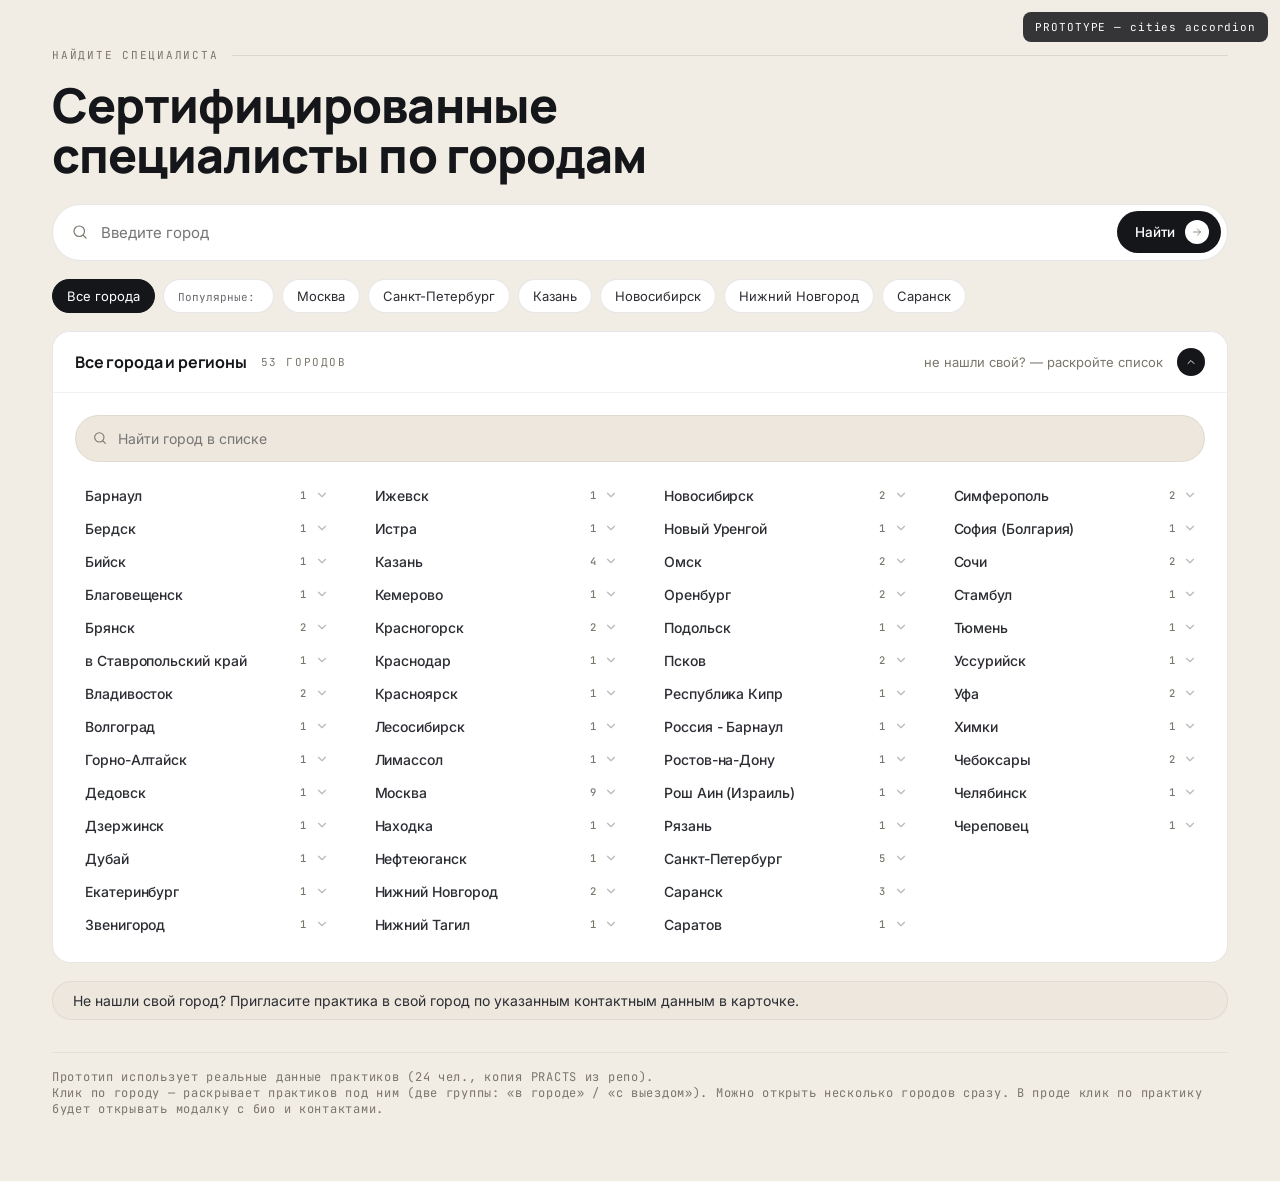
<file: proto/cities.html>
<!doctype html>
<html lang="ru">
<head>
<meta charset="utf-8" />
<meta name="viewport" content="width=device-width,initial-scale=1" />
<title>Прототип: список городов — abminfo.ru</title>
<link rel="preconnect" href="https://fonts.googleapis.com">
<link rel="preconnect" href="https://fonts.gstatic.com" crossorigin>
<link href="https://fonts.googleapis.com/css2?family=Manrope:wght@400;500;600;700;800&family=Inter:wght@400;500;600&family=JetBrains+Mono:wght@400;500&family=Source+Serif+4:ital,opsz,wght@0,8..60,400;0,8..60,500;1,8..60,400&display=swap" rel="stylesheet">
<style>
  :root{
    --bg:#F1ECE4; --bg-soft:#EDE7DD; --card:#E8E2D6; --card-2:#E1DAC9;
    --ink:#15161A; --ink-2:#2B2D33; --ink-3:#4B4D55; --muted:#7A766B;
    --line: rgba(21,22,26,.10); --line-2: rgba(21,22,26,.06);
    --pill:#FFFFFF; --clay:#A8533F;
  }
  *{box-sizing:border-box}
  html,body{margin:0;padding:0;background:var(--bg);color:var(--ink);font-family:'Inter',system-ui,sans-serif;-webkit-font-smoothing:antialiased}
  a{color:inherit;text-decoration:none}
  .container{max-width:1240px;margin:0 auto;padding:0 32px}

  /* Локальный note */
  .proto-note{position:fixed;top:12px;right:12px;background:#15161A;color:#fff;font-family:'JetBrains Mono',monospace;font-size:11px;letter-spacing:.08em;padding:8px 12px;border-radius:8px;opacity:.85;z-index:10}

  .eyebrow{font-family:'JetBrains Mono',monospace;font-size:11px;letter-spacing:0.16em;text-transform:uppercase;color:var(--muted)}
  .sec-eyebrow{display:flex;align-items:center;gap:14px;color:var(--muted);max-width:1240px;margin:0 auto}
  .sec-eyebrow .ln{flex:1;height:1px;background:var(--line)}
  .sec-title{font-family:'Manrope',sans-serif;font-weight:800;letter-spacing:-0.02em;line-height:1.04;font-size:48px;margin:18px 0 0;max-width:760px}

  section.block{padding:48px 0 64px}

  /* Search head (как в проде) */
  .search-head{display:grid;grid-template-columns:1fr auto;gap:32px;align-items:end;margin-bottom:24px}
  .search-bar{display:flex;align-items:center;background:#fff;border:1px solid var(--line);border-radius:999px;padding:6px 6px 6px 18px;gap:12px;margin-bottom:18px}
  .search-bar svg{flex:none;color:var(--muted)}
  .search-bar input{flex:1;border:0;outline:0;background:transparent;font:inherit;font-size:15px;color:var(--ink);padding:12px 0}
  .city-filters{display:flex;gap:8px;flex-wrap:wrap;margin-bottom:18px}
  .chip-btn{font:inherit;font-size:13px;background:#fff;color:var(--ink-2);border:1px solid var(--line);padding:8px 14px;border-radius:999px;cursor:pointer}
  .chip-btn.on{background:#15161A;color:#fff;border-color:#15161A}
  .chip-btn .lbl{opacity:.7;margin-right:4px;font-family:'JetBrains Mono',monospace;font-size:11px}

  .btn{display:inline-flex;align-items:center;gap:10px;background:#15161A;color:#fff;padding:9px 12px 9px 18px;border-radius:999px;font-size:13.5px;font-weight:500;border:0;cursor:pointer;font-family:inherit}
  .btn .arr{width:24px;height:24px;background:#fff;color:#15161A;border-radius:50%;display:grid;place-items:center}

  .req-row{display:flex;align-items:center;justify-content:space-between;gap:16px;background:var(--bg-soft);border:1px solid var(--line-2);border-radius:999px;padding:10px 10px 10px 20px;font-size:14px;color:var(--ink-2);margin-bottom:32px}

  /* === АККОРДЕОН ГОРОДОВ === */
  .cities-acc{margin-bottom:18px;border:1px solid var(--line);border-radius:18px;background:#fff;overflow:hidden}
  .cities-acc-head{display:flex;align-items:center;gap:14px;padding:16px 22px;cursor:pointer;user-select:none;background:#fff;transition:background .15s}
  .cities-acc-head:hover{background:var(--bg-soft)}
  .cities-acc-head .lbl{font-family:'Manrope',sans-serif;font-weight:700;font-size:16px;letter-spacing:-0.01em;color:var(--ink)}
  .cities-acc-head .meta{font-family:'JetBrains Mono',monospace;font-size:11px;letter-spacing:.14em;text-transform:uppercase;color:var(--muted)}
  .cities-acc-head .spacer{flex:1}
  .cities-acc-head .hint{font-size:13px;color:var(--muted)}
  .cities-acc-head .chev{width:28px;height:28px;border-radius:50%;background:var(--bg-soft);display:grid;place-items:center;color:var(--ink-2);transition:transform .25s,background .15s}
  .cities-acc.open .cities-acc-head .chev{transform:rotate(180deg);background:#15161A;color:#fff}

  .cities-acc-body{display:none;padding:8px 22px 22px;border-top:1px solid var(--line-2)}
  .cities-acc.open .cities-acc-body{display:block}

  .cities-acc-search{display:flex;align-items:center;background:var(--bg-soft);border:1px solid var(--line-2);border-radius:999px;padding:6px 6px 6px 16px;gap:10px;margin:14px 0 18px}
  .cities-acc-search svg{flex:none;color:var(--muted)}
  .cities-acc-search input{flex:1;border:0;outline:0;background:transparent;font:inherit;font-size:14px;color:var(--ink);padding:8px 0}

  .cities-grid{column-count:4;column-gap:28px}
  @media (max-width: 1100px){ .cities-grid{column-count:3} }
  @media (max-width: 760px){ .cities-grid{column-count:2} }
  @media (max-width: 480px){ .cities-grid{column-count:1} }

  .city-block{break-inside:avoid;margin-bottom:2px}

  .city-name{font-family:'Inter',sans-serif;font-weight:500;font-size:14px;letter-spacing:-0.005em;color:var(--ink-2);margin:0;padding:7px 8px 7px 10px;display:flex;align-items:center;gap:8px;cursor:pointer;border-radius:8px;transition:background .12s,color .12s}
  .city-name:hover{background:var(--bg-soft);color:var(--ink)}
  .city-name .nm{flex:1;min-width:0;overflow:hidden;text-overflow:ellipsis;white-space:nowrap}
  .city-name .cnt{font-family:'JetBrains Mono',monospace;font-size:10.5px;letter-spacing:.04em;color:var(--muted);font-weight:500;flex:none}
  .city-name .chev{width:14px;height:14px;color:var(--muted);flex:none;transition:transform .2s;opacity:.5}
  .city-block.open .city-name{background:#15161A;color:#fff}
  .city-block.open .city-name .cnt{color:rgba(255,255,255,.6)}
  .city-block.open .city-name .chev{transform:rotate(180deg);color:#fff;opacity:.9}

  .city-detail{display:none;padding:10px 10px 14px;margin:0 0 6px}
  .city-block.open .city-detail{display:block}

  .pract-group{margin:0;padding:0;list-style:none}
  .pract-group + .pract-group{margin-top:8px}
  .pract-group .gh{font-family:'JetBrains Mono',monospace;font-size:10px;letter-spacing:.14em;text-transform:uppercase;color:var(--muted);margin:0 0 4px;display:flex;align-items:center;gap:6px}
  .pract-group .gh::before{content:"";width:5px;height:5px;border-radius:50%;background:var(--clay);opacity:.7}
  .pract-group.travel .gh::before{background:var(--ink-3);opacity:.45}
  .pract-group li{font-size:13px;color:var(--ink-2);padding:2px 0;line-height:1.35;cursor:pointer}
  .pract-group li:hover{color:var(--clay)}
  .pract-group.travel li{color:var(--ink-3)}

  /* hidden — для поиска */
  .city-block.hidden{display:none}

  .demo-note{font-size:12px;color:var(--muted);font-family:'JetBrains Mono',monospace;letter-spacing:.06em;margin-top:32px;padding-top:16px;border-top:1px solid var(--line-2)}
</style>
</head>
<body>

<div class="proto-note">PROTOTYPE — cities accordion</div>

<section class="block" id="search">
  <div class="container">
    <div class="sec-eyebrow"><span class="eyebrow">Найдите специалиста</span><span class="ln"></span></div>
    <div class="search-head">
      <h2 class="sec-title">Сертифицированные<br/>специалисты по&nbsp;городам</h2>
    </div>

    <div class="search-bar">
      <svg width="18" height="18" viewBox="0 0 24 24" fill="none"><circle cx="11" cy="11" r="7" stroke="currentColor" stroke-width="1.6"/><path d="m20 20-3.5-3.5" stroke="currentColor" stroke-width="1.6" stroke-linecap="round"/></svg>
      <input placeholder="Введите город" aria-label="Поиск города" />
      <button class="btn">Найти
        <span class="arr"><svg width="12" height="12" viewBox="0 0 24 24" fill="none"><path d="M5 12h14M13 6l6 6-6 6" stroke="currentColor" stroke-width="1.6" stroke-linecap="round"/></svg></span>
      </button>
    </div>

    <div class="city-filters">
      <button class="chip-btn on">Все города</button>
      <button class="chip-btn"><span class="lbl">Популярные:</span></button>
      <button class="chip-btn">Москва</button>
      <button class="chip-btn">Санкт-Петербург</button>
      <button class="chip-btn">Казань</button>
      <button class="chip-btn">Новосибирск</button>
      <button class="chip-btn">Нижний Новгород</button>
      <button class="chip-btn">Саранск</button>
    </div>

    <!-- НОВОЕ: расхлоп со всеми городами -->
    <div class="cities-acc" id="citiesAcc">
      <div class="cities-acc-head" id="citiesAccToggle">
        <span class="lbl">Все города и регионы</span>
        <span class="meta" id="citiesAccCount">— загрузка</span>
        <span class="spacer"></span>
        <span class="hint">не нашли свой? — раскройте список</span>
        <span class="chev"><svg width="12" height="12" viewBox="0 0 24 24" fill="none"><path d="M6 9l6 6 6-6" stroke="currentColor" stroke-width="1.8" stroke-linecap="round" stroke-linejoin="round"/></svg></span>
      </div>
      <div class="cities-acc-body">
        <div class="cities-acc-search">
          <svg width="16" height="16" viewBox="0 0 24 24" fill="none"><circle cx="11" cy="11" r="7" stroke="currentColor" stroke-width="1.6"/><path d="m20 20-3.5-3.5" stroke="currentColor" stroke-width="1.6" stroke-linecap="round"/></svg>
          <input id="citiesAccFilter" placeholder="Найти город в списке" aria-label="Фильтр городов" />
        </div>
        <div class="cities-grid" id="citiesGrid"></div>
      </div>
    </div>

    <div class="req-row">
      <span>Не нашли свой город? Пригласите практика в свой город по&nbsp;указанным контактным данным в&nbsp;карточке.</span>
    </div>

    <div class="demo-note">
      Прототип использует реальные данные практиков (24 чел., копия PRACTS из репо).<br>
      Клик по городу — раскрывает практиков под ним (две группы: «в&nbsp;городе» / «с&nbsp;выездом»). Можно открыть несколько городов сразу. В&nbsp;проде клик по практику будет открывать модалку с&nbsp;био и&nbsp;контактами.
    </div>
  </div>
</section>

<script>
const PRACTS = {
  "mitkovskaya-anastasiya": {"name":"Анастасия Митьковская","city":"Новосибирск","travel_cities":"Бийск, Бердск, Барнаул,  Горно-Алтайск, Омск"},
  "prokopyeva-yuliya": {"name":"Юлия Прокопьева","city":"Дубай/Санкт-Петеобург","travel_cities":"Казань, Симферополь"},
  "karlova-tatyana": {"name":"Татьяна Карлова","city":"Москва","travel_cities":"Нет"},
  "porfiriev-ivan": {"name":"Иван Порфирьев","city":"Москва","travel_cities":"нет"},
  "bogutskaya-anna": {"name":"Анна Богуцкая","city":"Рош Аин (Израиль)","travel_cities":"Россия - Барнаул\n                 Саранск\n                 Симферополь\n                 Чебоксары\nВозможен выезд в Европу или другую страну"},
  "kharina-natalya": {"name":"Наталья Харина","city":"Санкт Петербург","travel_cities":"Ижевск Израиль Иркутск Казань Минск Новосибирск"},
  "polshkova-vera": {"name":"Вера Полшкова","city":"Москва","travel_cities":"Сорочинск.  При наличии организатора готова выезжать области Центрального, Северо-Западного и Приволжского федеральных округов, в Ставропольский край"},
  "boldyreva-ekaterina": {"name":"Екатерина Болдырева","city":"Москва","travel_cities":"Ижевск, Казань, Оренбург"},
  "yanushkevich-rimma": {"name":"Римма Янушкевич","city":"Подольск, Московская область","travel_cities":"Нет"},
  "zayats-tatyana": {"name":"Татьяна Заяц","city":"Санкт Петербург","travel_cities":"Нижний Новгород\nПсков\nСочи"},
  "lyakina-ganna": {"name":"Ганна Лякина","city":"Химки","travel_cities":"Екатеринбург, Нижний Тагил, Тюмень"},
  "kozitsky-nikolay": {"name":"Николай Козицкий","city":"Санкт-Петербург","travel_cities":"Благовещенск, Владивосток, Красноярск, Лесосибирск, Находка, Рязань, Саранск, Уссурийск"},
  "fedarkevich-alyona": {"name":"Алёна Федаркевич","city":"Дзержинск, Нижний Новгород","travel_cities":""},
  "anosova-yana": {"name":"Яна Аносова","city":"Москва","travel_cities":""},
  "bugaeva-valeriya": {"name":"Валерия Бугаева","city":"Санкт-Петербург","travel_cities":"Владивосток\nКраснодар \nРостов-на-Дону\nСочи"},
  "chugunov-ivan": {"name":"Иван Чугунов","city":"Москва","travel_cities":"-"},
  "denisyeva-marina": {"name":"Марина Денисьева","city":"София (Болгария)","travel_cities":"Казань, Оренбург, Стамбул, Уфа"},
  "sharkova-natalya": {"name":"Наталья Шаркова","city":"Москва","travel_cities":"Брянск, Волгоград, Кемерово, Челябинск, Череповец"},
  "melkumov-grigory": {"name":"Григорий Мелкумов","city":"Санкт-Петербург","travel_cities":"Новосибирск\nНижний Новгород\nНефтеюганск\nНовый Уренгой\nКазань\nОмск\nСаратов\nСаранск\nЧебоксары\nПсков\nСанкт-Петербург"},
  "utkina-anna": {"name":"Анна Уткина","city":"Москва и Пушкино","travel_cities":"нет"},
  "abdullina-regina": {"name":"Регина Абдуллина","city":"Уфа","travel_cities":"Нет"},
  "starodubtseva-marina": {"name":"Марина Стародубцева","city":"Красногорск","travel_cities":"Брянск"},
  "rybakova-evgeniya": {"name":"Евгения Рыбакова","city":"Москва","travel_cities":"Дедовск, Звенигород, Истра, Красногорск"},
  "pospelova-tatyana": {"name":"Татьяна Поспелова","city":"Лимассол, Кипр","travel_cities":"Республика Кипр"}
};

// Нормализация названия города
function normCity(raw){
  if(!raw) return '';
  let t = raw.trim();
  if(!t || /^(нет|—|-|–)$/i.test(t)) return '';
  t = t.replace(/Санкт\s+Петербург/gi, 'Санкт-Петербург');
  t = t.replace(/\s+/g,' ').trim();
  return t;
}

// Из поля city берём «основной» город
function primaryCity(field){
  let t = normCity(field);
  if(!t) return '';
  // делим по запятой / слешу / « и »
  let parts = t.split(/\s*\/\s*|\s*,\s*|\s+и\s+/).map(s=>s.trim()).filter(Boolean);
  return parts[0] || t;
}

// Из travel_cities делаем массив городов
function splitTravel(field){
  if(!field) return [];
  let t = field.trim();
  if(!t || /^(нет|—|-|–)$/i.test(t)) return [];
  // разделители: запятая, перенос, точка с запятой
  let parts = t.split(/[,;\n]+/).map(s=>s.trim()).filter(Boolean);
  // фильтруем мусор и длинные фразы (>40 символов — это уже описательный текст)
  parts = parts.filter(p => !/^(нет|—|-|–)$/i.test(p) && p.length <= 40);
  // нормализуем
  return parts.map(normCity).filter(Boolean);
}

// Собираем индекс: { city: { home: [...], travel: [...] } }
const cityIndex = {};
function add(city, slug, name, mode){
  if(!city) return;
  if(!cityIndex[city]) cityIndex[city] = { home: [], travel: [] };
  // не дублируем (один практик в travel + home одного города = только home)
  const other = mode === 'home' ? 'travel' : 'home';
  cityIndex[city][other] = cityIndex[city][other].filter(x => x.slug !== slug);
  if(!cityIndex[city][mode].some(x => x.slug === slug)){
    cityIndex[city][mode].push({ slug, name });
  }
}

for(const [slug, p] of Object.entries(PRACTS)){
  const home = primaryCity(p.city);
  add(home, slug, p.name, 'home');
  for(const tc of splitTravel(p.travel_cities)){
    if(tc !== home) add(tc, slug, p.name, 'travel');
  }
}

// Сортируем города по алфавиту (русский)
const cities = Object.keys(cityIndex).sort((a,b) => a.localeCompare(b, 'ru'));

// Рендер
const grid = document.getElementById('citiesGrid');
const chevSvg = `<svg class="chev" viewBox="0 0 24 24" fill="none"><path d="M6 9l6 6 6-6" stroke="currentColor" stroke-width="2" stroke-linecap="round" stroke-linejoin="round"/></svg>`;
for(const city of cities){
  const data = cityIndex[city];
  const total = data.home.length + data.travel.length;
  const block = document.createElement('div');
  block.className = 'city-block';
  block.dataset.city = city.toLowerCase();
  let detail = '';
  if(data.home.length){
    detail += `<ul class="pract-group home"><div class="gh">в городе</div>` +
      data.home.map(p => `<li data-slug="${p.slug}">${p.name}</li>`).join('') + `</ul>`;
  }
  if(data.travel.length){
    detail += `<ul class="pract-group travel"><div class="gh">с выездом</div>` +
      data.travel.map(p => `<li data-slug="${p.slug}">${p.name}</li>`).join('') + `</ul>`;
  }
  block.innerHTML =
    `<div class="city-name" data-city="${city}">` +
      `<span class="nm">${city}</span>` +
      `<span class="cnt">${total}</span>` +
      chevSvg +
    `</div>` +
    `<div class="city-detail">${detail}</div>`;
  grid.appendChild(block);
}

// Клик по городу — toggle
grid.addEventListener('click', e => {
  const head = e.target.closest('.city-name');
  if(!head) return;
  head.parentElement.classList.toggle('open');
});

document.getElementById('citiesAccCount').textContent = `${cities.length} городов`;

// Расхлоп
const acc = document.getElementById('citiesAcc');
document.getElementById('citiesAccToggle').addEventListener('click', () => {
  acc.classList.toggle('open');
});

// Фильтр в расхлопе
const filterInput = document.getElementById('citiesAccFilter');
filterInput.addEventListener('input', e => {
  const q = e.target.value.trim().toLowerCase();
  document.querySelectorAll('.city-block').forEach(b => {
    if(!q) { b.classList.remove('hidden'); return; }
    b.classList.toggle('hidden', !b.dataset.city.includes(q));
  });
});

// По умолчанию аккордеон открыт (чтобы прототип было видно сразу), но города внутри схлопнуты
acc.classList.add('open');
</script>
</body>
</html>
</file>
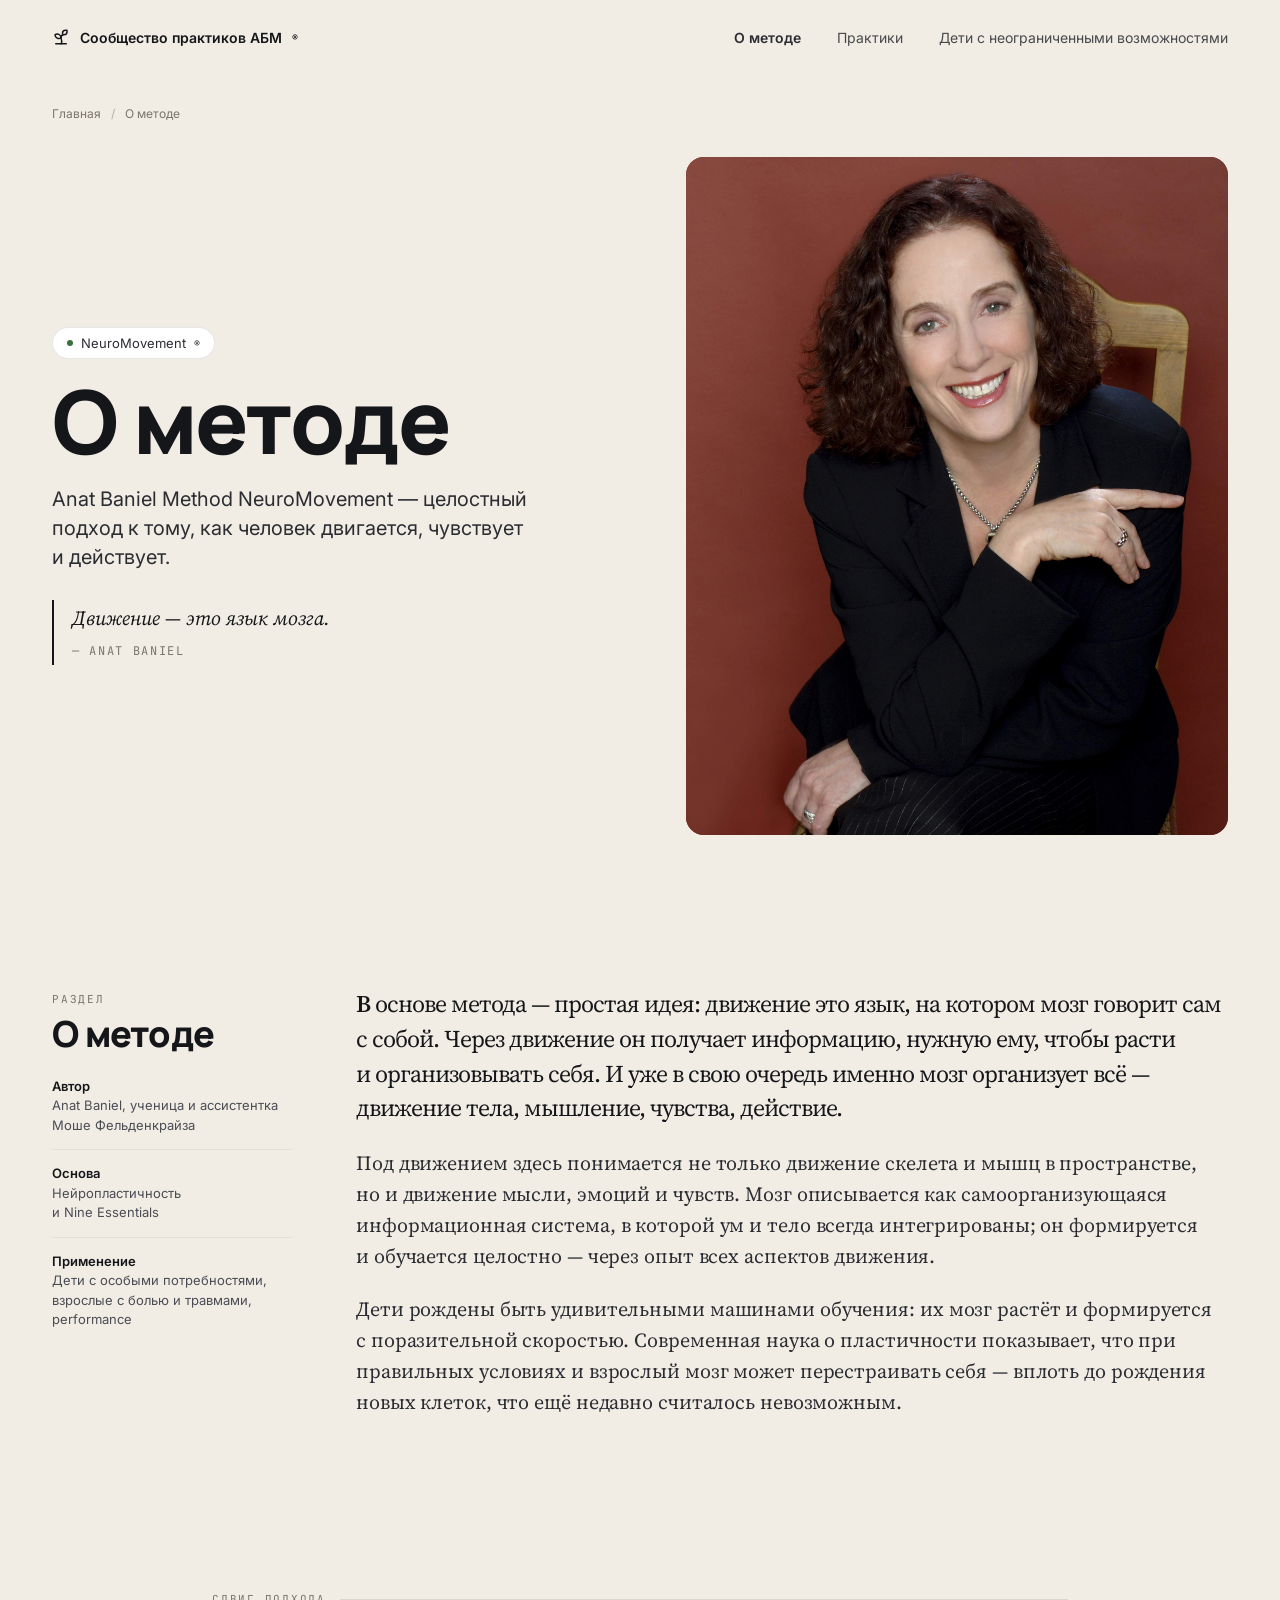
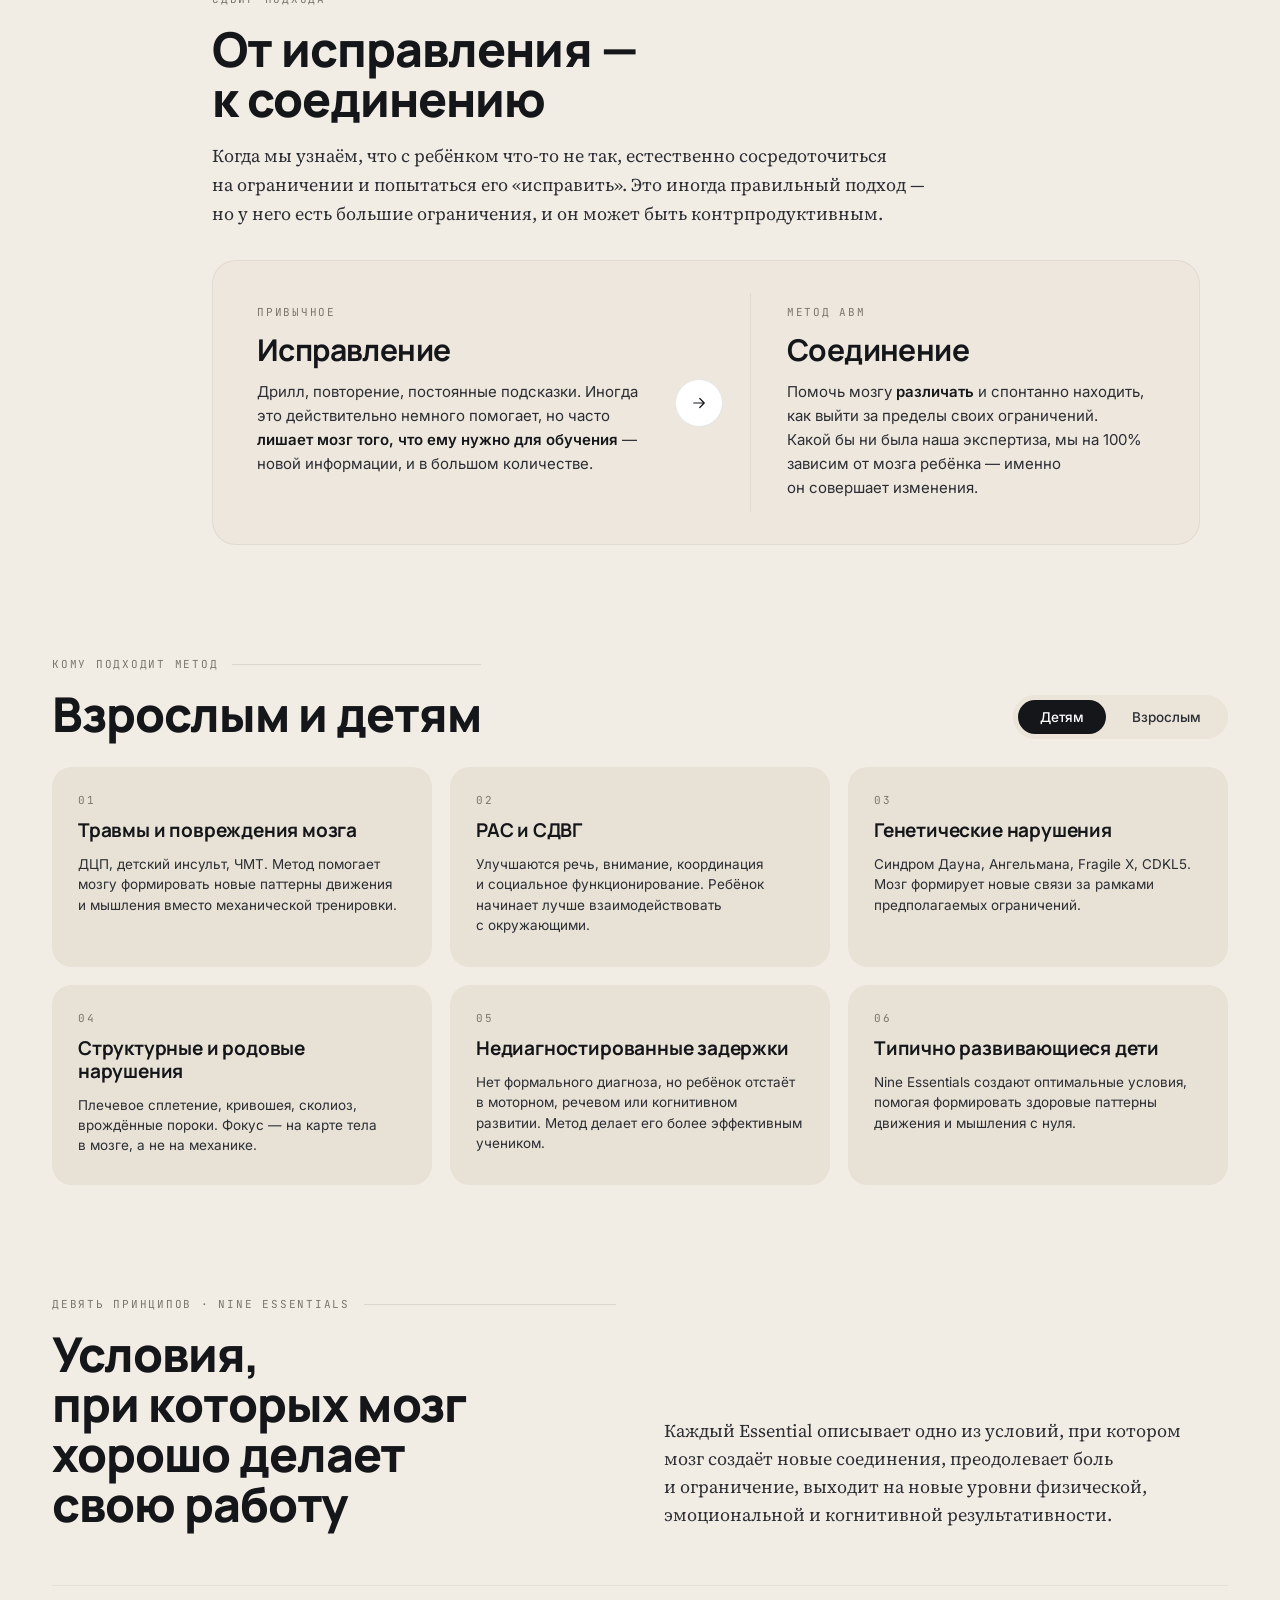
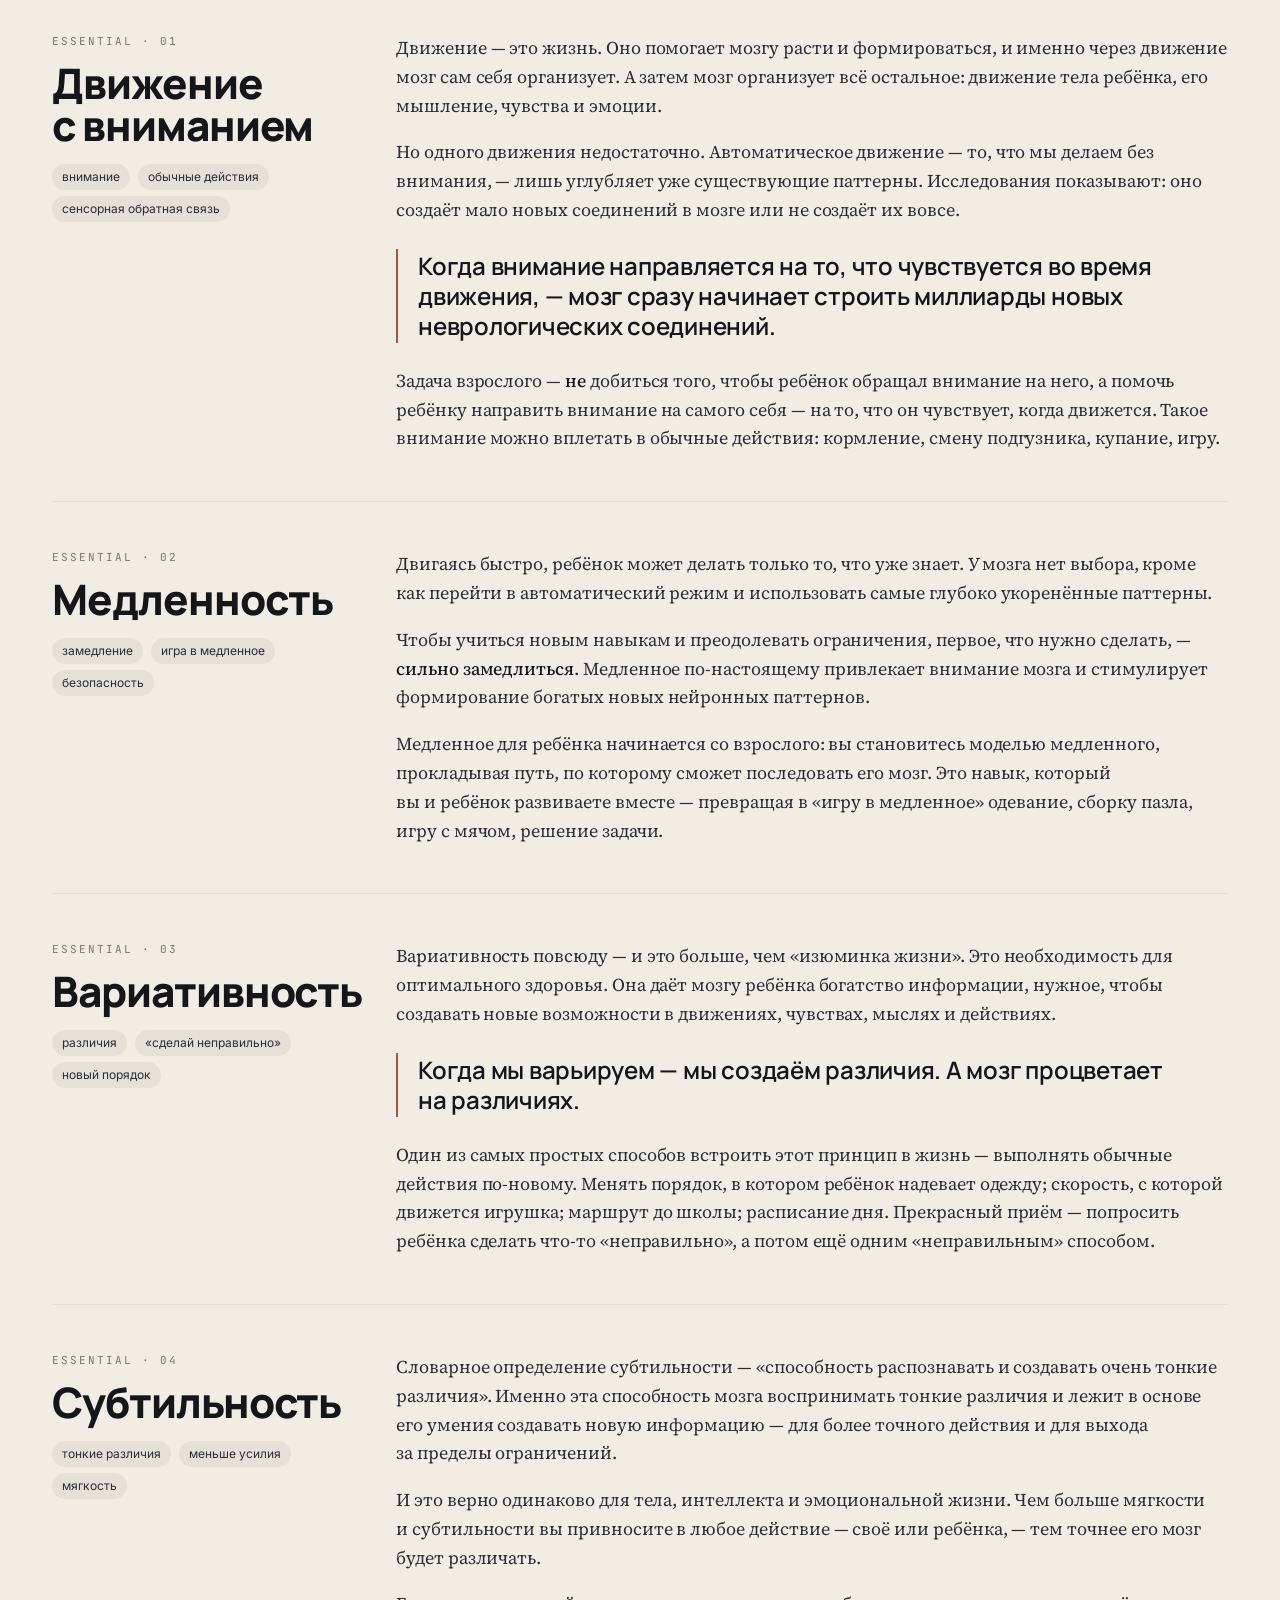
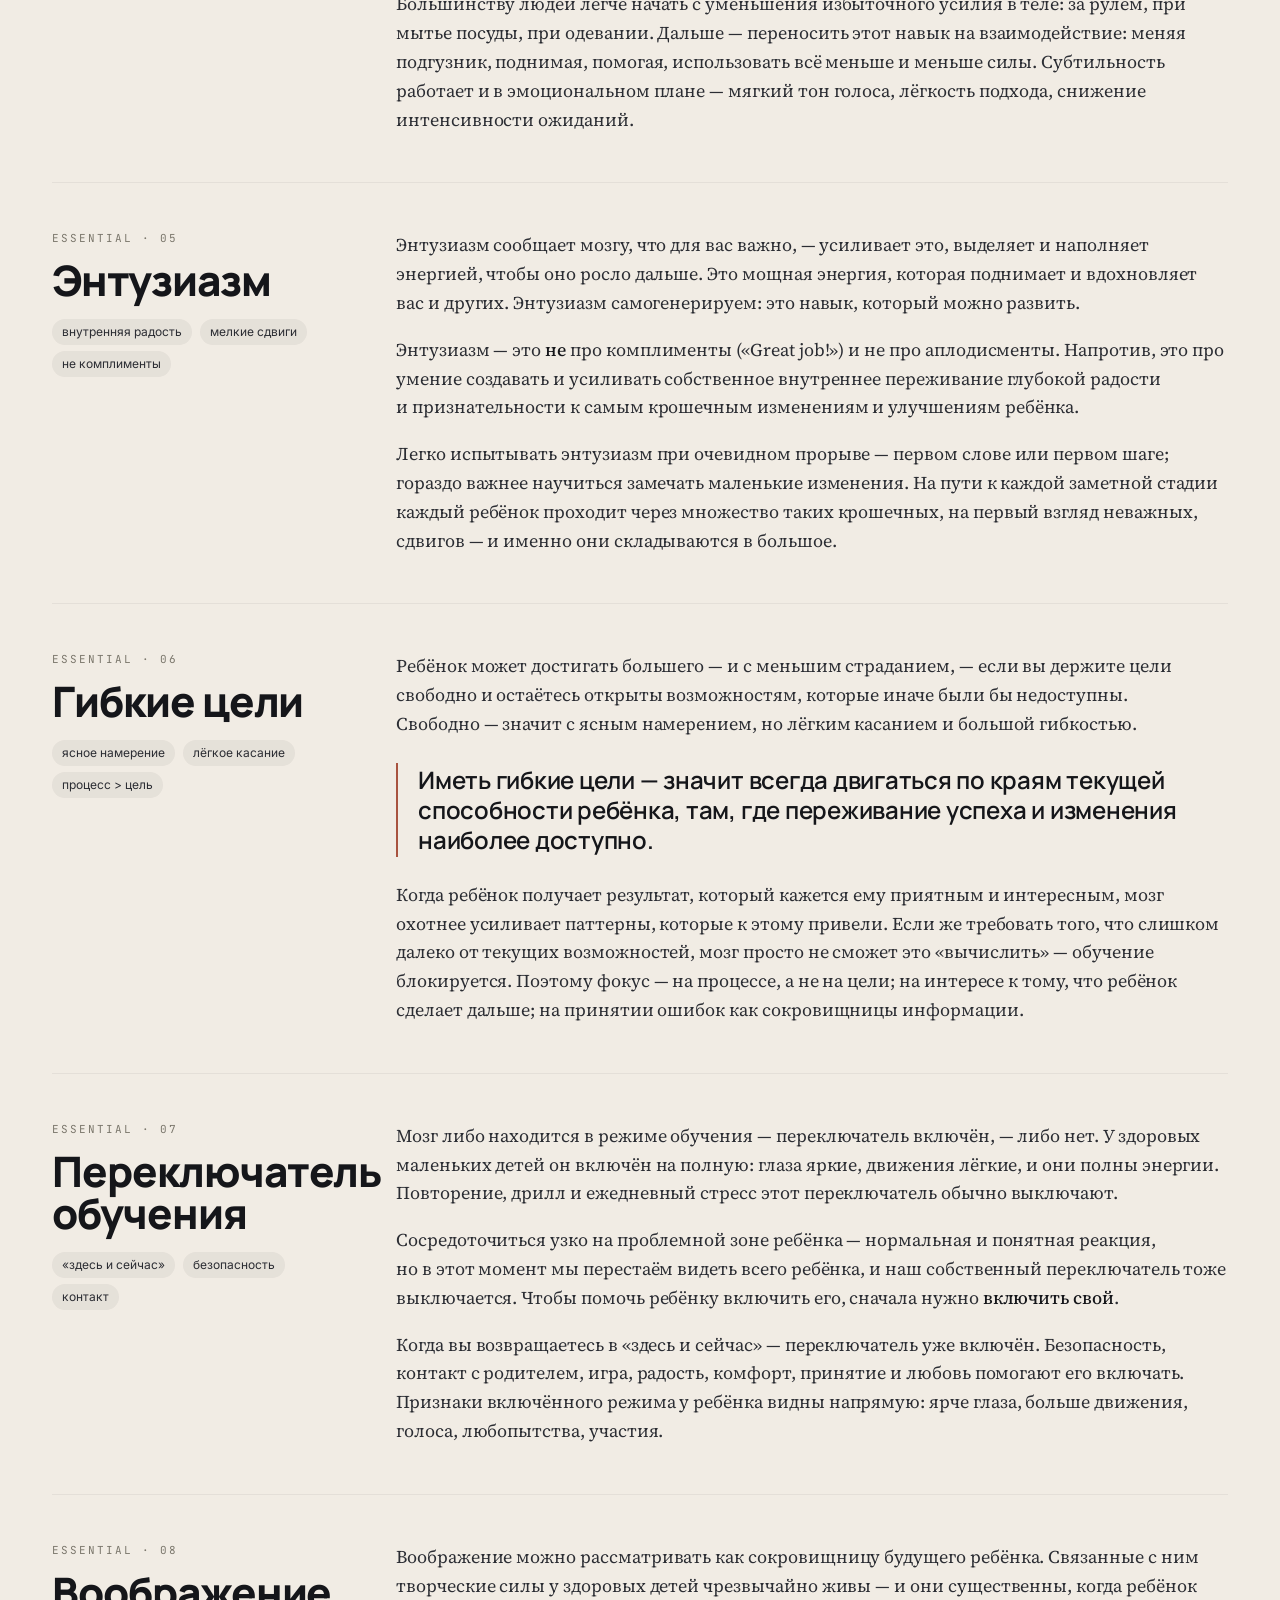
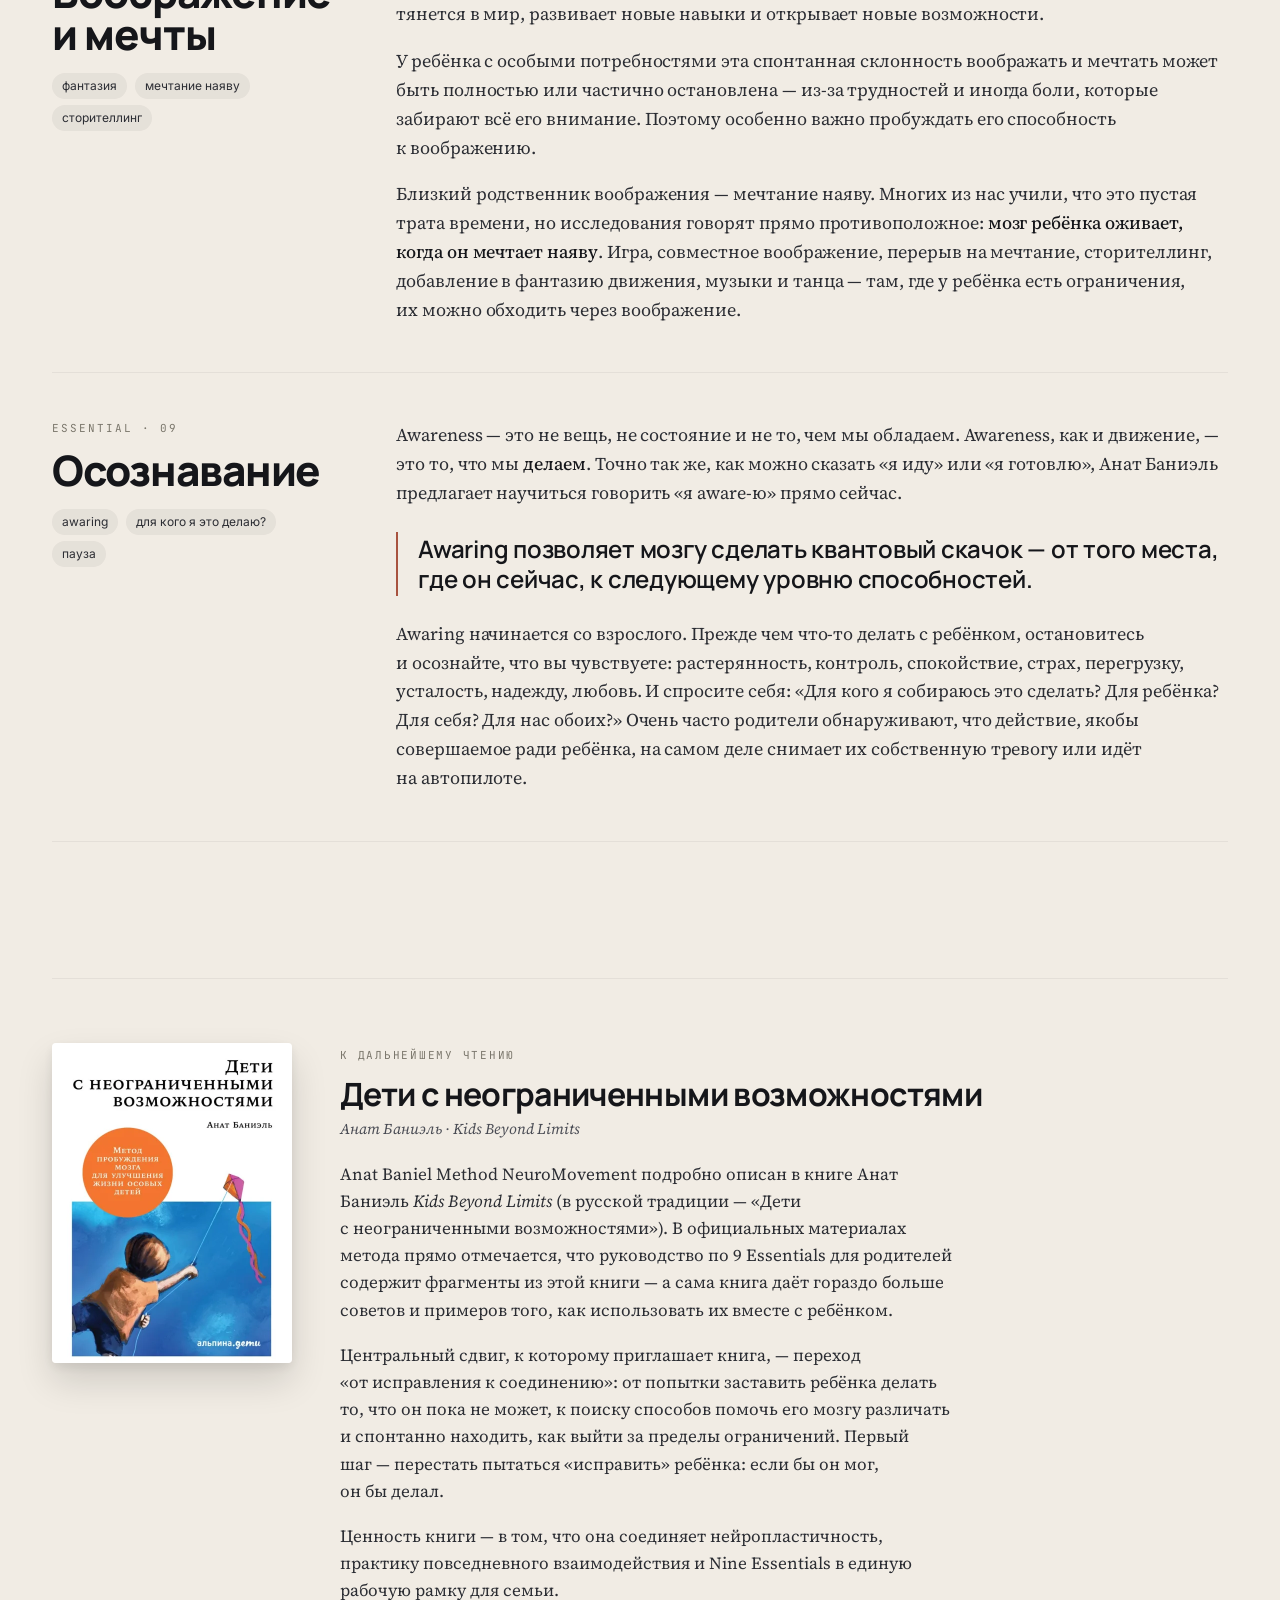
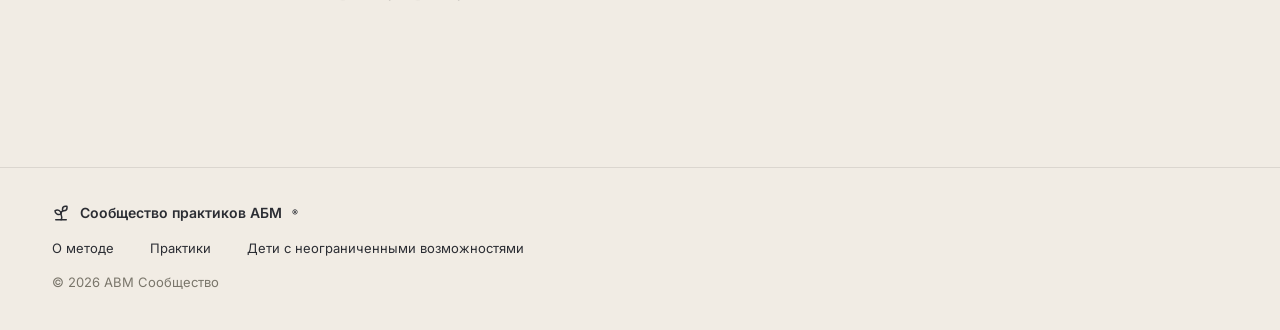
<file: v2/about.html>
<!doctype html>
<html lang="ru">
<head>
<meta charset="utf-8" />
<meta name="viewport" content="width=device-width,initial-scale=1" />
<title>О методе — Сообщество практиков АБМ</title>
<link rel="preconnect" href="https://fonts.googleapis.com">
<link rel="preconnect" href="https://fonts.gstatic.com" crossorigin>
<link href="https://fonts.googleapis.com/css2?family=Manrope:wght@400;500;600;700;800&family=Inter:wght@400;500;600&family=JetBrains+Mono:wght@400;500&family=Source+Serif+4:ital,opsz,wght@0,8..60,400;0,8..60,500;1,8..60,400&display=swap" rel="stylesheet">
<style>
  :root{
    --bg:#F1ECE4;
    --bg-soft:#EDE7DD;
    --card:#E8E2D6;
    --card-2:#E1DAC9;
    --ink:#15161A;
    --ink-2:#2B2D33;
    --ink-3:#4B4D55;
    --muted:#7A766B;
    --line: rgba(21,22,26,.10);
    --line-2: rgba(21,22,26,.06);
    --pill:#FFFFFF;
    --clay:#A8533F;
  }
  *{box-sizing:border-box}
  html,body{margin:0;padding:0;background:var(--bg);color:var(--ink);font-family:'Inter',system-ui,sans-serif;-webkit-font-smoothing:antialiased}
  a{color:inherit;text-decoration:none}
  img{display:block;max-width:100%}
  .container{max-width:1240px;margin:0 auto;padding:0 32px}
  .container.narrow{max-width:920px}
  .display{font-family:'Manrope',sans-serif;font-weight:800;letter-spacing:-0.02em;line-height:0.98}
  .serif{font-family:'Source Serif 4', Georgia, serif}
  .eyebrow{font-family:'JetBrains Mono',monospace;font-size:11px;letter-spacing:0.16em;text-transform:uppercase;color:var(--muted)}

  /* HEADER */
  header.top{padding:28px 0;}
  .top-row{display:flex;align-items:center;justify-content:space-between;gap:24px}
  .brand{display:flex;align-items:center;gap:10px;font-weight:600;font-size:14px}
  .brand .leaf{width:18px;height:18px;display:inline-grid;place-items:center}
  nav.menu{display:flex;gap:36px;font-size:14px;color:var(--ink-2)}
  nav.menu a{opacity:.85}
  nav.menu a.active{opacity:1;font-weight:600}
  nav.menu a:hover{opacity:1}

  /* PAGE HERO */
  .hero{padding:32px 0 80px}
  .crumbs{display:flex;align-items:center;gap:10px;font-size:12px;color:var(--muted);margin-bottom:36px}
  .crumbs .sep{opacity:.5}
  .hero-grid{display:grid;grid-template-columns:1.05fr 1fr;gap:64px;align-items:center}
  .hero h1{font-size:88px;margin:18px 0 22px;letter-spacing:-0.025em}
  .hero .sub{font-size:20px;line-height:1.45;color:var(--ink-2);max-width:520px;margin:0 0 28px}
  .hero .quote{font-family:'Source Serif 4',Georgia,serif;font-style:italic;font-size:20px;line-height:1.45;color:var(--ink);max-width:480px;border-left:2px solid var(--ink);padding:4px 0 4px 18px;margin:0}
  .hero .quote cite{display:block;margin-top:10px;font-style:normal;font-size:12px;letter-spacing:.14em;text-transform:uppercase;color:var(--muted);font-family:'JetBrains Mono',monospace}
  .hero-photo{aspect-ratio:4/5;background:#7E3A2A;border-radius:18px;overflow:hidden;position:relative}
  .hero-photo .ph-stripes{position:absolute;inset:0;background-image:repeating-linear-gradient(135deg,rgba(255,255,255,.04) 0 14px, rgba(0,0,0,.06) 14px 28px)}
  .hero-photo .ph-tag{position:absolute;left:18px;bottom:18px;font-family:'JetBrains Mono',monospace;font-size:10px;letter-spacing:.14em;text-transform:uppercase;color:rgba(255,255,255,.7);background:rgba(0,0,0,.3);padding:6px 9px;border-radius:6px}
  .hero-photo .ph-circle{position:absolute;right:24px;top:24px;font-family:'JetBrains Mono',monospace;font-size:10px;letter-spacing:.14em;text-transform:uppercase;color:rgba(255,255,255,.65);border:1px solid rgba(255,255,255,.4);padding:5px 9px;border-radius:999px}

  .pill{display:inline-flex;align-items:center;gap:8px;background:var(--pill);border:1px solid var(--line);padding:7px 14px;border-radius:999px;font-size:13px;color:var(--ink-2)}
  .pill .dot{width:6px;height:6px;border-radius:50%;background:#3a6e3e}

  /* BTN */
  .btn{display:inline-flex;align-items:center;gap:10px;background:#15161A;color:#fff;padding:9px 12px 9px 18px;border-radius:999px;font-size:13.5px;font-weight:500;border:0;cursor:pointer;font-family:inherit}
  .btn .arr{width:24px;height:24px;background:#fff;color:#15161A;border-radius:50%;display:grid;place-items:center}
  .btn.ghost{background:transparent;color:var(--ink);border:1px solid var(--line)}
  .btn.ghost .arr{background:#15161A;color:#fff}

  /* SECTION SHELL */
  section.block{padding:48px 0 64px}
  .sec-eyebrow{display:flex;align-items:center;gap:14px;color:var(--muted)}
  .sec-eyebrow .ln{flex:1;height:1px;background:var(--line)}
  .sec-title{font-family:'Manrope',sans-serif;font-weight:800;letter-spacing:-0.02em;line-height:1.04;font-size:48px;margin:18px 0 0;max-width:760px}

  /* О МЕТОДЕ — editorial */
  .about{display:grid;grid-template-columns:240px 1fr;gap:64px;align-items:start;padding:24px 0 40px}
  .about .side h2{font-family:'Manrope',sans-serif;font-weight:800;font-size:36px;letter-spacing:-0.02em;margin:8px 0 12px;line-height:1.05}
  .about .side .label{font-family:'JetBrains Mono',monospace;font-size:11px;letter-spacing:.16em;text-transform:uppercase;color:var(--muted)}
  .about .side .meta{margin-top:24px;font-size:13px;color:var(--ink-3);line-height:1.5}
  .about .side .meta div + div{margin-top:14px;padding-top:14px;border-top:1px solid var(--line-2)}
  .about .body p{font-family:'Source Serif 4',Georgia,serif;font-size:20px;line-height:1.55;color:var(--ink-2);margin:0 0 22px;letter-spacing:-0.005em}
  .about .body p strong{color:var(--ink);font-weight:500}
  .about .body p:first-child{font-size:24px;line-height:1.45;color:var(--ink)}
  .about .body p:first-child::first-letter{font-weight:600}

  /* FROM FIXING TO CONNECTING — softer */
  .ftc{display:grid;grid-template-columns:1fr auto 1fr;gap:0;align-items:stretch;background:var(--bg-soft);border-radius:24px;padding:8px;border:1px solid var(--line-2)}
  .ftc .col{padding:36px 36px;display:flex;flex-direction:column;gap:14px;justify-content:flex-start}
  .ftc .label{font-family:'JetBrains Mono',monospace;font-size:11px;letter-spacing:.16em;text-transform:uppercase;color:var(--muted)}
  .ftc h3{font-family:'Manrope',sans-serif;font-weight:700;font-size:30px;letter-spacing:-0.02em;line-height:1.1;margin:0}
  .ftc p{font-size:15px;line-height:1.6;color:var(--ink-2);margin:0}
  .ftc .col p strong{color:var(--ink);font-weight:600}
  .ftc .arrow{align-self:center;width:48px;height:48px;border-radius:50%;background:#fff;color:#15161A;display:grid;place-items:center;border:1px solid var(--line)}
  .ftc .col.b{position:relative}
  .ftc .col.b::before{content:"";position:absolute;left:0;top:24px;bottom:24px;width:1px;background:var(--line-2);display:none}
  @media(min-width:1080px){
    .ftc .col.b::before{display:block;left:-1px}
  }

  /* WHO IS IT FOR */
  .who-head{display:flex;justify-content:space-between;align-items:flex-end;gap:32px;margin-bottom:28px;flex-wrap:wrap}
  .who-tabs{display:inline-flex;background:#EAE4D9;border-radius:999px;padding:5px;gap:4px}
  .who-tabs button{font-family:inherit;font-size:13.5px;font-weight:500;padding:9px 22px;border-radius:999px;border:0;background:transparent;color:var(--ink-2);cursor:pointer}
  .who-tabs button.on{background:#15161A;color:#fff}
  .who-grid{display:grid;grid-template-columns:repeat(3,1fr);gap:18px}
  .who-card{background:var(--card);border-radius:20px;padding:26px;display:flex;flex-direction:column;gap:12px;min-height:200px}
  .who-card .num{font-family:'JetBrains Mono',monospace;font-size:11px;color:var(--muted);letter-spacing:.16em}
  .who-card h4{font-family:'Manrope',sans-serif;font-weight:700;font-size:19px;letter-spacing:-0.01em;margin:0;line-height:1.2}
  .who-card p{font-size:13.5px;line-height:1.5;color:var(--ink-2);margin:0}

  /* NINE — editorial long-form */
  .nine-head{display:grid;grid-template-columns:1fr 1fr;gap:48px;align-items:end;margin-bottom:56px}
  .nine-head p{font-family:'Source Serif 4',Georgia,serif;font-size:18px;line-height:1.55;color:var(--ink-2);margin:0;max-width:520px}

  .essential{display:grid;grid-template-columns:280px 1fr;gap:64px;padding:48px 0;border-top:1px solid var(--line-2);align-items:start}
  .essential:last-child{border-bottom:1px solid var(--line-2)}
  .essential .anchor{position:sticky;top:24px}
  .essential .num{font-family:'JetBrains Mono',monospace;font-size:11px;letter-spacing:.18em;color:var(--muted);text-transform:uppercase}
  .essential .ttl{font-family:'Manrope',sans-serif;font-weight:800;font-size:42px;letter-spacing:-0.025em;line-height:1.0;margin:14px 0 18px;color:var(--ink)}
  .essential .kw{font-size:13px;color:var(--ink-3);line-height:1.5}
  .essential .kw .chip{display:inline-block;font-size:12px;color:var(--ink-2);background:rgba(21,22,26,.05);padding:4px 10px;border-radius:999px;margin:0 4px 6px 0}
  .essential .body p{font-family:'Source Serif 4',Georgia,serif;font-size:18px;line-height:1.6;color:var(--ink-2);margin:0 0 18px;letter-spacing:-0.003em}
  .essential .body p strong{color:var(--ink);font-weight:500}
  .essential .body p:last-child{margin-bottom:0}

  /* alternating subtle backgrounds for rhythm */
  .essential.even{background:linear-gradient(0deg,transparent,transparent)}
  .essential .body .pull{font-family:'Manrope',sans-serif;font-style:normal;font-weight:600;font-size:24px;line-height:1.25;letter-spacing:-0.01em;color:var(--ink);border-left:2px solid var(--clay);padding:2px 0 2px 20px;margin:24px 0}

  /* BOOK — calm */
  .book{display:grid;grid-template-columns:240px 1fr;gap:48px;align-items:start;padding:64px 0 32px;border-top:1px solid var(--line-2);margin-top:24px}
  .book .cover-wrap{aspect-ratio:3/4;border-radius:4px;box-shadow:0 18px 36px rgba(0,0,0,.14), 0 4px 12px rgba(0,0,0,.08);position:relative;overflow:hidden}
  .book .cover-wrap img{display:block;width:100%;height:100%;object-fit:cover}
  .book .body .label{font-family:'JetBrains Mono',monospace;font-size:11px;letter-spacing:.16em;text-transform:uppercase;color:var(--muted)}
  .book .body h2{font-family:'Manrope',sans-serif;font-weight:700;font-size:32px;letter-spacing:-0.02em;line-height:1.1;margin:14px 0 6px}
  .book .body .author{font-family:'Source Serif 4',Georgia,serif;font-style:italic;font-size:15px;color:var(--ink-3);margin-bottom:22px}
  .book .body p{font-family:'Source Serif 4',Georgia,serif;font-size:17px;line-height:1.6;color:var(--ink-2);margin:0 0 18px;max-width:620px}

  /* FOOTER */
  footer{padding:36px 0 40px;border-top:1px solid var(--line);margin-top:48px}
  footer .row{display:flex;flex-direction:column;align-items:flex-start;gap:18px;font-size:13px;color:var(--ink-2)}
  footer nav{display:flex;gap:24px 36px;flex-wrap:wrap}
  footer .copy{color:var(--muted)}

  svg{display:block}

  @media (max-width: 720px){
    .top-row{flex-direction:column;align-items:flex-start;gap:14px}
    nav.menu{flex-wrap:wrap;gap:14px 24px}
  }

  @media (max-width: 1080px){
    .hero-grid{grid-template-columns:1fr;gap:32px}
    .hero h1{font-size:60px}
    .about{grid-template-columns:1fr;gap:24px}
    .ftc{grid-template-columns:1fr;gap:8px}
    .ftc .arrow{transform:rotate(90deg);margin:4px 0}
    .who-grid{grid-template-columns:repeat(2,1fr)}
    .nine-head{grid-template-columns:1fr;gap:24px}
    .essential{grid-template-columns:1fr;gap:18px;padding:36px 0}
    .essential .anchor{position:static}
    .book{grid-template-columns:160px 1fr;gap:24px}
    .sec-title{font-size:36px}
  }
</style>
</head>
<body>

<header class="top">
  <div class="container top-row">
    <div class="brand">
      <span class="leaf" aria-hidden="true">
        <svg xmlns="http://www.w3.org/2000/svg" viewBox="0 0 24 24" fill="none" stroke="currentColor" stroke-width="2" stroke-linecap="round" stroke-linejoin="round" width="18" height="18"><path d="M14 9.536V7a4 4 0 0 1 4-4h1.5a.5.5 0 0 1 .5.5V5a4 4 0 0 1-4 4 4 4 0 0 0-4 4c0 2 1 3 1 5a5 5 0 0 1-1 3"/><path d="M4 9a5 5 0 0 1 8 4 5 5 0 0 1-8-4"/><path d="M5 21h14"/></svg>
      </span>
      Сообщество практиков АБМ<sup style="font-size:9px">®</sup>
    </div>
    <nav class="menu">
      <a href="about.html" class="active">О методе</a>
      <a href="index.html#search">Практики</a>
      <a href="index.html#book">Дети с неограниченными возможностями</a>
    </nav>
  </div>
</header>

<!-- HERO -->
<section class="hero">
  <div class="container">
    <div class="crumbs">
      <a href="index.html">Главная</a><span class="sep">/</span><span>О методе</span>
    </div>

    <div class="hero-grid">
      <div>
        <span class="pill"><span class="dot"></span>NeuroMovement<sup style="font-size:9px">®</sup></span>
        <h1 class="display">О&nbsp;методе</h1>
        <p class="sub">Anat Baniel Method NeuroMovement&nbsp;— целостный подход к&nbsp;тому, как человек двигается, чувствует и&nbsp;действует.</p>
        <p class="quote">Движение&nbsp;— это язык мозга.<cite>— Anat Baniel</cite></p>
      </div>
      <div class="hero-photo" aria-label="Анат Баниэль">
        <img src="../images/anat-baniel.jpg" alt="Анат Баниэль" style="position:absolute;inset:0;width:100%;height:100%;object-fit:cover;object-position:center top">
      </div>
    </div>
  </div>
</section>

<!-- О МЕТОДЕ — editorial -->
<section class="block">
  <div class="container">
    <div class="about">
      <aside class="side">
        <span class="label">Раздел</span>
        <h2>О&nbsp;методе</h2>
        <div class="meta">
          <div><strong style="color:var(--ink);font-weight:600">Автор</strong><br/>Anat Baniel, ученица&nbsp;и&nbsp;ассистентка Моше Фельденкрайза</div>
          <div><strong style="color:var(--ink);font-weight:600">Основа</strong><br/>Нейропластичность<br/>и&nbsp;Nine&nbsp;Essentials</div>
          <div><strong style="color:var(--ink);font-weight:600">Применение</strong><br/>Дети с&nbsp;особыми потребностями, взрослые с&nbsp;болью и&nbsp;травмами, performance</div>
        </div>
      </aside>
      <div class="body">
        <p style="letter-spacing: -1px">В&nbsp;основе метода&nbsp;— простая идея: движение&nbsp;это язык, на&nbsp;котором мозг говорит сам с&nbsp;собой. Через движение он&nbsp;получает информацию, нужную ему, чтобы расти и&nbsp;организовывать себя. И&nbsp;уже в&nbsp;свою очередь именно мозг организует всё&nbsp;— движение тела, мышление, чувства, действие.</p>
        <p>Под движением здесь понимается не&nbsp;только движение скелета и&nbsp;мышц в&nbsp;пространстве, но&nbsp;и&nbsp;движение мысли, эмоций и&nbsp;чувств. Мозг описывается как самоорганизующаяся информационная система, в&nbsp;которой ум и&nbsp;тело всегда интегрированы; он&nbsp;формируется и&nbsp;обучается целостно&nbsp;— через опыт всех аспектов движения.</p>
        <p>Дети рождены быть удивительными машинами обучения: их&nbsp;мозг растёт и&nbsp;формируется с&nbsp;поразительной скоростью. Современная наука о&nbsp;пластичности показывает, что при правильных условиях и&nbsp;взрослый мозг может перестраивать себя&nbsp;— вплоть до&nbsp;рождения новых клеток, что ещё недавно считалось невозможным.</p>
      </div>
    </div>
  </div>
</section>

<!-- FROM FIXING TO CONNECTING — softer -->
<section class="block">
  <div class="container narrow">
    <div class="sec-eyebrow"><span class="eyebrow">Сдвиг подхода</span><span class="ln"></span></div>
    <h2 class="sec-title">От&nbsp;исправления&nbsp;— к&nbsp;соединению</h2>
    <p style="font-family:'Source Serif 4',Georgia,serif;font-size:18px;line-height:1.6;color:var(--ink-2);max-width:720px;margin:18px 0 32px">Когда мы&nbsp;узнаём, что с&nbsp;ребёнком что-то не&nbsp;так, естественно сосредоточиться на&nbsp;ограничении и&nbsp;попытаться его «исправить». Это иногда правильный подход&nbsp;— но&nbsp;у&nbsp;него есть большие ограничения, и&nbsp;он&nbsp;может быть контрпродуктивным.</p>

    <div class="ftc" style="width: 988px">
      <div class="col a" style="width: 454px">
        <span class="label">Привычное</span>
        <h3>Исправление</h3>
        <p>Дрилл, повторение, постоянные подсказки. Иногда это действительно немного помогает, но&nbsp;часто <strong>лишает мозг того, что ему нужно для обучения</strong>&nbsp;— новой информации, и&nbsp;в&nbsp;большом количестве.</p>
      </div>
      <div class="arrow" aria-hidden="true">
        <svg width="18" height="18" viewBox="0 0 24 24" fill="none"><path d="M5 12h14M13 6l6 6-6 6" stroke="currentColor" stroke-width="1.6" stroke-linecap="round" stroke-linejoin="round"/></svg>
      </div>
      <div class="col b" style="margin: 0px 0px 0px 27.90625px; width: 442px">
        <span class="label">Метод ABM</span>
        <h3>Соединение</h3>
        <p>Помочь мозгу <strong>различать</strong> и&nbsp;спонтанно находить, как выйти за&nbsp;пределы своих ограничений. Какой&nbsp;бы ни&nbsp;была наша экспертиза, мы&nbsp;на&nbsp;100% зависим от&nbsp;мозга ребёнка&nbsp;— именно он&nbsp;совершает изменения.</p>
      </div>
    </div>
  </div>
</section>

<!-- WHO IS IT FOR -->
<section class="block" id="who">
  <div class="container">
    <div class="who-head">
      <div>
        <div class="sec-eyebrow"><span class="eyebrow">Кому подходит метод</span><span class="ln"></span></div>
        <h2 class="sec-title">Взрослым и&nbsp;детям</h2>
      </div>
      <div class="who-tabs" role="tablist" aria-label="Аудитория">
        <button class="on" data-tab="kids">Детям</button>
        <button data-tab="adults">Взрослым</button>
      </div>
    </div>

    <div class="who-grid" id="grid-kids">
      <div class="who-card"><span class="num">01</span><h4>Травмы и&nbsp;повреждения мозга</h4><p>ДЦП, детский инсульт, ЧМТ. Метод помогает мозгу формировать новые паттерны движения и&nbsp;мышления вместо механической тренировки.</p></div>
      <div class="who-card"><span class="num">02</span><h4>РАС и&nbsp;СДВГ</h4><p>Улучшаются речь, внимание, координация и&nbsp;социальное функционирование. Ребёнок начинает лучше взаимодействовать с&nbsp;окружающими.</p></div>
      <div class="who-card"><span class="num">03</span><h4>Генетические нарушения</h4><p>Синдром Дауна, Ангельмана, Fragile&nbsp;X, CDKL5. Мозг формирует новые связи за&nbsp;рамками предполагаемых ограничений.</p></div>
      <div class="who-card"><span class="num">04</span><h4>Структурные и&nbsp;родовые нарушения</h4><p>Плечевое сплетение, кривошея, сколиоз, врождённые пороки. Фокус&nbsp;— на&nbsp;карте тела в&nbsp;мозге, а&nbsp;не&nbsp;на&nbsp;механике.</p></div>
      <div class="who-card"><span class="num">05</span><h4>Недиагностированные задержки</h4><p>Нет формального диагноза, но&nbsp;ребёнок отстаёт в&nbsp;моторном, речевом или когнитивном развитии. Метод делает его более эффективным учеником.</p></div>
      <div class="who-card"><span class="num">06</span><h4>Типично развивающиеся дети</h4><p>Nine&nbsp;Essentials создают оптимальные условия, помогая формировать здоровые паттерны движения и&nbsp;мышления с&nbsp;нуля.</p></div>
    </div>

    <div class="who-grid" id="grid-adults" style="display:none">
      <div class="who-card"><span class="num">01</span><h4>Хроническая боль</h4><p>Спина, шея, плечи, суставы, артрит, туннельный синдром запястья. Мозг формирует новые паттерны, свободные от&nbsp;боли.</p></div>
      <div class="who-card"><span class="num">02</span><h4>Восстановление после инсульта</h4><p>Вместо механического повторения утраченных навыков&nbsp;— новая сенсорная информация и&nbsp;альтернативные двигательные решения.</p></div>
      <div class="who-card"><span class="num">03</span><h4>Возрастные ограничения</h4><p>Ухудшение баланса, подвижности, когнитивных функций. Метод использует нейропластичность, чтобы обращать возрастные изменения.</p></div>
      <div class="who-card"><span class="num">04</span><h4>Высокая результативность</h4><p>Спортсмены, музыканты, танцоры. Преодоление боли и&nbsp;травм, выход на&nbsp;новый уровень физической и&nbsp;творческой производительности.</p></div>
      <div class="who-card"><span class="num">05</span><h4>Общий фитнес и&nbsp;благополучие</h4><p>Улучшение осанки, дыхания, гибкости и&nbsp;координации&nbsp;— особенно для тех, кто много работает за&nbsp;столом.</p></div>
      <div class="who-card"><span class="num">06</span><h4>Здоровое старение</h4><p>Поддержка ясности мышления и&nbsp;уверенности в&nbsp;теле&nbsp;— через мягкое движение и&nbsp;внимательность.</p></div>
    </div>
  </div>
</section>

<!-- NINE ESSENTIALS — editorial long-form -->
<section class="block">
  <div class="container">
    <div class="nine-head">
      <div>
        <div class="sec-eyebrow"><span class="eyebrow">Девять принципов · Nine Essentials</span><span class="ln"></span></div>
        <h2 class="sec-title">Условия,<br/>при которых мозг<br/>хорошо делает свою&nbsp;работу</h2>
      </div>
      <p>Каждый Essential описывает одно из&nbsp;условий, при котором мозг создаёт новые соединения, преодолевает боль и&nbsp;ограничение, выходит на&nbsp;новые уровни физической, эмоциональной и&nbsp;когнитивной результативности.</p>
    </div>

    <!-- 01 -->
    <article class="essential" id="e01">
      <header class="anchor">
        <div class="num">Essential · 01</div>
        <h3 class="ttl">Движение<br/>с&nbsp;вниманием</h3>
        <div class="kw">
          <span class="chip">внимание</span>
          <span class="chip">обычные действия</span>
          <span class="chip">сенсорная обратная связь</span>
        </div>
      </header>
      <div class="body">
        <p>Движение&nbsp;— это жизнь. Оно помогает мозгу расти и&nbsp;формироваться, и&nbsp;именно через движение мозг сам себя организует. А&nbsp;затем мозг организует всё остальное: движение тела ребёнка, его мышление, чувства и&nbsp;эмоции.</p>
        <p>Но&nbsp;одного движения недостаточно. Автоматическое движение&nbsp;— то, что мы&nbsp;делаем без внимания,&nbsp;— лишь углубляет уже существующие паттерны. Исследования показывают: оно создаёт мало новых соединений в&nbsp;мозге или не&nbsp;создаёт их&nbsp;вовсе.</p>
        <p class="pull">Когда внимание направляется на&nbsp;то, что чувствуется во&nbsp;время движения,&nbsp;— мозг сразу начинает строить миллиарды новых неврологических соединений.</p>
        <p>Задача взрослого&nbsp;— <strong>не</strong> добиться того, чтобы ребёнок обращал внимание на&nbsp;него, а&nbsp;помочь ребёнку направить внимание на&nbsp;самого себя&nbsp;— на&nbsp;то, что он&nbsp;чувствует, когда движется. Такое внимание можно вплетать в&nbsp;обычные действия: кормление, смену подгузника, купание, игру.</p>
      </div>
    </article>

    <!-- 02 -->
    <article class="essential" id="e02">
      <header class="anchor">
        <div class="num">Essential · 02</div>
        <h3 class="ttl">Медленность</h3>
        <div class="kw">
          <span class="chip">замедление</span>
          <span class="chip">игра в&nbsp;медленное</span>
          <span class="chip">безопасность</span>
        </div>
      </header>
      <div class="body">
        <p>Двигаясь быстро, ребёнок может делать только то, что уже знает. У&nbsp;мозга нет выбора, кроме как перейти в&nbsp;автоматический режим и&nbsp;использовать самые глубоко укоренённые паттерны.</p>
        <p>Чтобы учиться новым навыкам и&nbsp;преодолевать ограничения, первое, что нужно сделать,&nbsp;— <strong>сильно замедлиться</strong>. Медленное по-настоящему привлекает внимание мозга и&nbsp;стимулирует формирование богатых новых нейронных паттернов.</p>
        <p>Медленное для ребёнка начинается со&nbsp;взрослого: вы&nbsp;становитесь моделью медленного, прокладывая путь, по&nbsp;которому сможет последовать его мозг. Это навык, который вы&nbsp;и&nbsp;ребёнок развиваете вместе&nbsp;— превращая в&nbsp;«игру в&nbsp;медленное» одевание, сборку пазла, игру с&nbsp;мячом, решение задачи.</p>
      </div>
    </article>

    <!-- 03 -->
    <article class="essential" id="e03">
      <header class="anchor">
        <div class="num">Essential · 03</div>
        <h3 class="ttl">Вариативность</h3>
        <div class="kw">
          <span class="chip">различия</span>
          <span class="chip">«сделай неправильно»</span>
          <span class="chip">новый порядок</span>
        </div>
      </header>
      <div class="body">
        <p>Вариативность повсюду&nbsp;— и&nbsp;это больше, чем «изюминка жизни». Это необходимость для оптимального здоровья. Она даёт мозгу ребёнка богатство информации, нужное, чтобы создавать новые возможности в&nbsp;движениях, чувствах, мыслях и&nbsp;действиях.</p>
        <p class="pull">Когда мы&nbsp;варьируем&nbsp;— мы&nbsp;создаём различия. А&nbsp;мозг процветает на&nbsp;различиях.</p>
        <p>Один из&nbsp;самых простых способов встроить этот принцип в&nbsp;жизнь&nbsp;— выполнять обычные действия по-новому. Менять порядок, в&nbsp;котором ребёнок надевает одежду; скорость, с&nbsp;которой движется игрушка; маршрут до&nbsp;школы; расписание дня. Прекрасный приём&nbsp;— попросить ребёнка сделать что-то «неправильно», а&nbsp;потом ещё одним «неправильным» способом.</p>
      </div>
    </article>

    <!-- 04 -->
    <article class="essential" id="e04">
      <header class="anchor">
        <div class="num">Essential · 04</div>
        <h3 class="ttl">Субтильность</h3>
        <div class="kw">
          <span class="chip">тонкие различия</span>
          <span class="chip">меньше усилия</span>
          <span class="chip">мягкость</span>
        </div>
      </header>
      <div class="body">
        <p>Словарное определение субтильности&nbsp;— «способность распознавать и&nbsp;создавать очень тонкие различия». Именно эта способность мозга воспринимать тонкие различия и&nbsp;лежит в&nbsp;основе его умения создавать новую информацию&nbsp;— для более точного действия и&nbsp;для выхода за&nbsp;пределы ограничений.</p>
        <p>И&nbsp;это верно одинаково для тела, интеллекта и&nbsp;эмоциональной жизни. Чем больше мягкости и&nbsp;субтильности вы&nbsp;привносите в&nbsp;любое действие&nbsp;— своё или ребёнка,&nbsp;— тем точнее его мозг будет различать.</p>
        <p>Большинству людей легче начать с&nbsp;уменьшения избыточного усилия в&nbsp;теле: за&nbsp;рулём, при мытье посуды, при одевании. Дальше&nbsp;— переносить этот навык на&nbsp;взаимодействие: меняя подгузник, поднимая, помогая, использовать всё меньше и&nbsp;меньше силы. Субтильность работает и&nbsp;в&nbsp;эмоциональном плане&nbsp;— мягкий тон голоса, лёгкость подхода, снижение интенсивности ожиданий.</p>
      </div>
    </article>

    <!-- 05 -->
    <article class="essential" id="e05">
      <header class="anchor">
        <div class="num">Essential · 05</div>
        <h3 class="ttl">Энтузиазм</h3>
        <div class="kw">
          <span class="chip">внутренняя радость</span>
          <span class="chip">мелкие сдвиги</span>
          <span class="chip">не&nbsp;комплименты</span>
        </div>
      </header>
      <div class="body">
        <p>Энтузиазм сообщает мозгу, что для вас важно,&nbsp;— усиливает это, выделяет и&nbsp;наполняет энергией, чтобы оно росло дальше. Это мощная энергия, которая поднимает и&nbsp;вдохновляет вас и&nbsp;других. Энтузиазм самогенерируем: это навык, который можно развить.</p>
        <p>Энтузиазм&nbsp;— это <strong>не</strong> про комплименты («Great job!») и&nbsp;не&nbsp;про аплодисменты. Напротив, это про умение создавать и&nbsp;усиливать собственное внутреннее переживание глубокой радости и&nbsp;признательности к&nbsp;самым крошечным изменениям и&nbsp;улучшениям ребёнка.</p>
        <p>Легко испытывать энтузиазм при очевидном прорыве&nbsp;— первом слове или первом шаге; гораздо важнее научиться замечать маленькие изменения. На&nbsp;пути к&nbsp;каждой заметной стадии каждый ребёнок проходит через множество таких крошечных, на&nbsp;первый взгляд неважных, сдвигов&nbsp;— и&nbsp;именно они складываются в&nbsp;большое.</p>
      </div>
    </article>

    <!-- 06 -->
    <article class="essential" id="e06">
      <header class="anchor">
        <div class="num">Essential · 06</div>
        <h3 class="ttl">Гибкие цели</h3>
        <div class="kw">
          <span class="chip">ясное намерение</span>
          <span class="chip">лёгкое касание</span>
          <span class="chip">процесс &gt; цель</span>
        </div>
      </header>
      <div class="body">
        <p>Ребёнок может достигать большего&nbsp;— и&nbsp;с&nbsp;меньшим страданием,&nbsp;— если вы&nbsp;держите цели свободно и&nbsp;остаётесь открыты возможностям, которые иначе были&nbsp;бы недоступны. Свободно&nbsp;— значит с&nbsp;ясным намерением, но&nbsp;лёгким касанием и&nbsp;большой гибкостью.</p>
        <p class="pull">Иметь гибкие цели&nbsp;— значит всегда двигаться по&nbsp;краям текущей способности ребёнка, там, где переживание успеха и&nbsp;изменения наиболее доступно.</p>
        <p>Когда ребёнок получает результат, который кажется ему приятным и&nbsp;интересным, мозг охотнее усиливает паттерны, которые к&nbsp;этому привели. Если&nbsp;же требовать того, что слишком далеко от&nbsp;текущих возможностей, мозг просто не&nbsp;сможет это «вычислить»&nbsp;— обучение блокируется. Поэтому фокус&nbsp;— на&nbsp;процессе, а&nbsp;не&nbsp;на&nbsp;цели; на&nbsp;интересе к&nbsp;тому, что ребёнок сделает дальше; на&nbsp;принятии ошибок как сокровищницы информации.</p>
      </div>
    </article>

    <!-- 07 -->
    <article class="essential" id="e07">
      <header class="anchor">
        <div class="num">Essential · 07</div>
        <h3 class="ttl">Переключатель обучения</h3>
        <div class="kw">
          <span class="chip">«здесь и&nbsp;сейчас»</span>
          <span class="chip">безопасность</span>
          <span class="chip">контакт</span>
        </div>
      </header>
      <div class="body">
        <p>Мозг либо находится в&nbsp;режиме обучения&nbsp;— переключатель включён,&nbsp;— либо нет. У&nbsp;здоровых маленьких детей он&nbsp;включён на&nbsp;полную: глаза яркие, движения лёгкие, и&nbsp;они полны энергии. Повторение, дрилл и&nbsp;ежедневный стресс этот переключатель обычно выключают.</p>
        <p>Сосредоточиться узко на&nbsp;проблемной зоне ребёнка&nbsp;— нормальная и&nbsp;понятная реакция, но&nbsp;в&nbsp;этот момент мы&nbsp;перестаём видеть всего ребёнка, и&nbsp;наш собственный переключатель тоже выключается. Чтобы помочь ребёнку включить его, сначала нужно <strong>включить свой</strong>.</p>
        <p>Когда вы&nbsp;возвращаетесь в&nbsp;«здесь и&nbsp;сейчас»&nbsp;— переключатель уже включён. Безопасность, контакт с&nbsp;родителем, игра, радость, комфорт, принятие и&nbsp;любовь помогают его включать. Признаки включённого режима у&nbsp;ребёнка видны напрямую: ярче глаза, больше движения, голоса, любопытства, участия.</p>
      </div>
    </article>

    <!-- 08 -->
    <article class="essential" id="e08">
      <header class="anchor">
        <div class="num">Essential · 08</div>
        <h3 class="ttl">Воображение и&nbsp;мечты</h3>
        <div class="kw">
          <span class="chip">фантазия</span>
          <span class="chip">мечтание наяву</span>
          <span class="chip">сторителлинг</span>
        </div>
      </header>
      <div class="body">
        <p>Воображение можно рассматривать как сокровищницу будущего ребёнка. Связанные с&nbsp;ним творческие силы у&nbsp;здоровых детей чрезвычайно живы&nbsp;— и&nbsp;они существенны, когда ребёнок тянется в&nbsp;мир, развивает новые навыки и&nbsp;открывает новые возможности.</p>
        <p>У&nbsp;ребёнка с&nbsp;особыми потребностями эта спонтанная склонность воображать и&nbsp;мечтать может быть полностью или частично остановлена&nbsp;— из-за трудностей и&nbsp;иногда боли, которые забирают всё его внимание. Поэтому особенно важно пробуждать его способность к&nbsp;воображению.</p>
        <p>Близкий родственник воображения&nbsp;— мечтание наяву. Многих из&nbsp;нас учили, что это пустая трата времени, но&nbsp;исследования говорят прямо противоположное: <strong>мозг ребёнка оживает, когда он&nbsp;мечтает наяву</strong>. Игра, совместное воображение, перерыв на&nbsp;мечтание, сторителлинг, добавление в&nbsp;фантазию движения, музыки и&nbsp;танца&nbsp;— там, где у&nbsp;ребёнка есть ограничения, их&nbsp;можно обходить через воображение.</p>
      </div>
    </article>

    <!-- 09 -->
    <article class="essential" id="e09">
      <header class="anchor">
        <div class="num">Essential · 09</div>
        <h3 class="ttl">Осознавание</h3>
        <div class="kw">
          <span class="chip">awaring</span>
          <span class="chip">для кого я&nbsp;это делаю?</span>
          <span class="chip">пауза</span>
        </div>
      </header>
      <div class="body">
        <p>Awareness&nbsp;— это не&nbsp;вещь, не&nbsp;состояние и&nbsp;не&nbsp;то, чем мы&nbsp;обладаем. Awareness, как и&nbsp;движение,&nbsp;— это то, что мы&nbsp;<strong>делаем</strong>. Точно так&nbsp;же, как можно сказать «я&nbsp;иду» или «я&nbsp;готовлю», Анат Баниэль предлагает научиться говорить «я&nbsp;aware-ю» прямо сейчас.</p>
        <p class="pull">Awaring позволяет мозгу сделать квантовый скачок&nbsp;— от&nbsp;того места, где он&nbsp;сейчас, к&nbsp;следующему уровню способностей.</p>
        <p>Awaring начинается со&nbsp;взрослого. Прежде чем что-то делать с&nbsp;ребёнком, остановитесь и&nbsp;осознайте, что вы&nbsp;чувствуете: растерянность, контроль, спокойствие, страх, перегрузку, усталость, надежду, любовь. И&nbsp;спросите себя: «Для кого я&nbsp;собираюсь это сделать? Для ребёнка? Для себя? Для нас обоих?» Очень часто родители обнаруживают, что действие, якобы совершаемое ради ребёнка, на&nbsp;самом деле снимает их&nbsp;собственную тревогу или идёт на&nbsp;автопилоте.</p>
      </div>
    </article>
  </div>
</section>

<!-- BOOK — calm -->
<section class="block">
  <div class="container">
    <div class="book">
      <div>
        <div class="cover-wrap" aria-label="Обложка книги">
          <img src="../images/XMtu4.webp" alt="Обложка книги «Дети с неограниченными возможностями»">
        </div>
      </div>
      <div class="body">
        <span class="label">К&nbsp;дальнейшему чтению</span>
        <h2>Дети с&nbsp;неограниченными возможностями</h2>
        <div class="author">Анат Баниэль · Kids Beyond Limits</div>
        <p>Anat Baniel Method NeuroMovement подробно описан в&nbsp;книге Анат Баниэль <em>Kids Beyond Limits</em> (в&nbsp;русской традиции&nbsp;— «Дети с&nbsp;неограниченными возможностями»). В&nbsp;официальных материалах метода прямо отмечается, что руководство по&nbsp;9&nbsp;Essentials для родителей содержит фрагменты из&nbsp;этой книги&nbsp;— а&nbsp;сама книга даёт гораздо больше советов и&nbsp;примеров того, как использовать их&nbsp;вместе с&nbsp;ребёнком.</p>
        <p>Центральный сдвиг, к&nbsp;которому приглашает книга,&nbsp;— переход «от&nbsp;исправления к&nbsp;соединению»: от&nbsp;попытки заставить ребёнка делать то, что он&nbsp;пока не&nbsp;может, к&nbsp;поиску способов помочь его мозгу различать и&nbsp;спонтанно находить, как выйти за&nbsp;пределы ограничений. Первый шаг&nbsp;— перестать пытаться «исправить» ребёнка: если&nbsp;бы он&nbsp;мог, он&nbsp;бы&nbsp;делал.</p>
        <p>Ценность книги&nbsp;— в&nbsp;том, что она соединяет нейропластичность, практику повседневного взаимодействия и&nbsp;Nine&nbsp;Essentials в&nbsp;единую рабочую рамку для семьи.</p>
      </div>
    </div>
  </div>
</section>

<footer>
  <div class="container row">
    <div class="brand">
      <span class="leaf"><svg xmlns="http://www.w3.org/2000/svg" viewBox="0 0 24 24" fill="none" stroke="currentColor" stroke-width="2" stroke-linecap="round" stroke-linejoin="round" width="18" height="18"><path d="M14 9.536V7a4 4 0 0 1 4-4h1.5a.5.5 0 0 1 .5.5V5a4 4 0 0 1-4 4 4 4 0 0 0-4 4c0 2 1 3 1 5a5 5 0 0 1-1 3"/><path d="M4 9a5 5 0 0 1 8 4 5 5 0 0 1-8-4"/><path d="M5 21h14"/></svg></span>
      Сообщество практиков АБМ<sup style="font-size:9px">®</sup>
    </div>
    <nav>
      <a href="about.html">О методе</a>
      <a href="index.html#search">Практики</a>
      <a href="index.html#book">Дети с&nbsp;неограниченными возможностями</a>
    </nav>
    <div class="copy">© 2026 ABM Сообщество</div>
  </div>
</footer>

<script>
  const tabs = document.querySelectorAll('.who-tabs button');
  tabs.forEach(b => b.addEventListener('click', () => {
    tabs.forEach(x => x.classList.remove('on'));
    b.classList.add('on');
    const t = b.dataset.tab;
    document.getElementById('grid-kids').style.display = t === 'kids' ? '' : 'none';
    document.getElementById('grid-adults').style.display = t === 'adults' ? '' : 'none';
  }));
</script>
</body>
</html>
</file>
